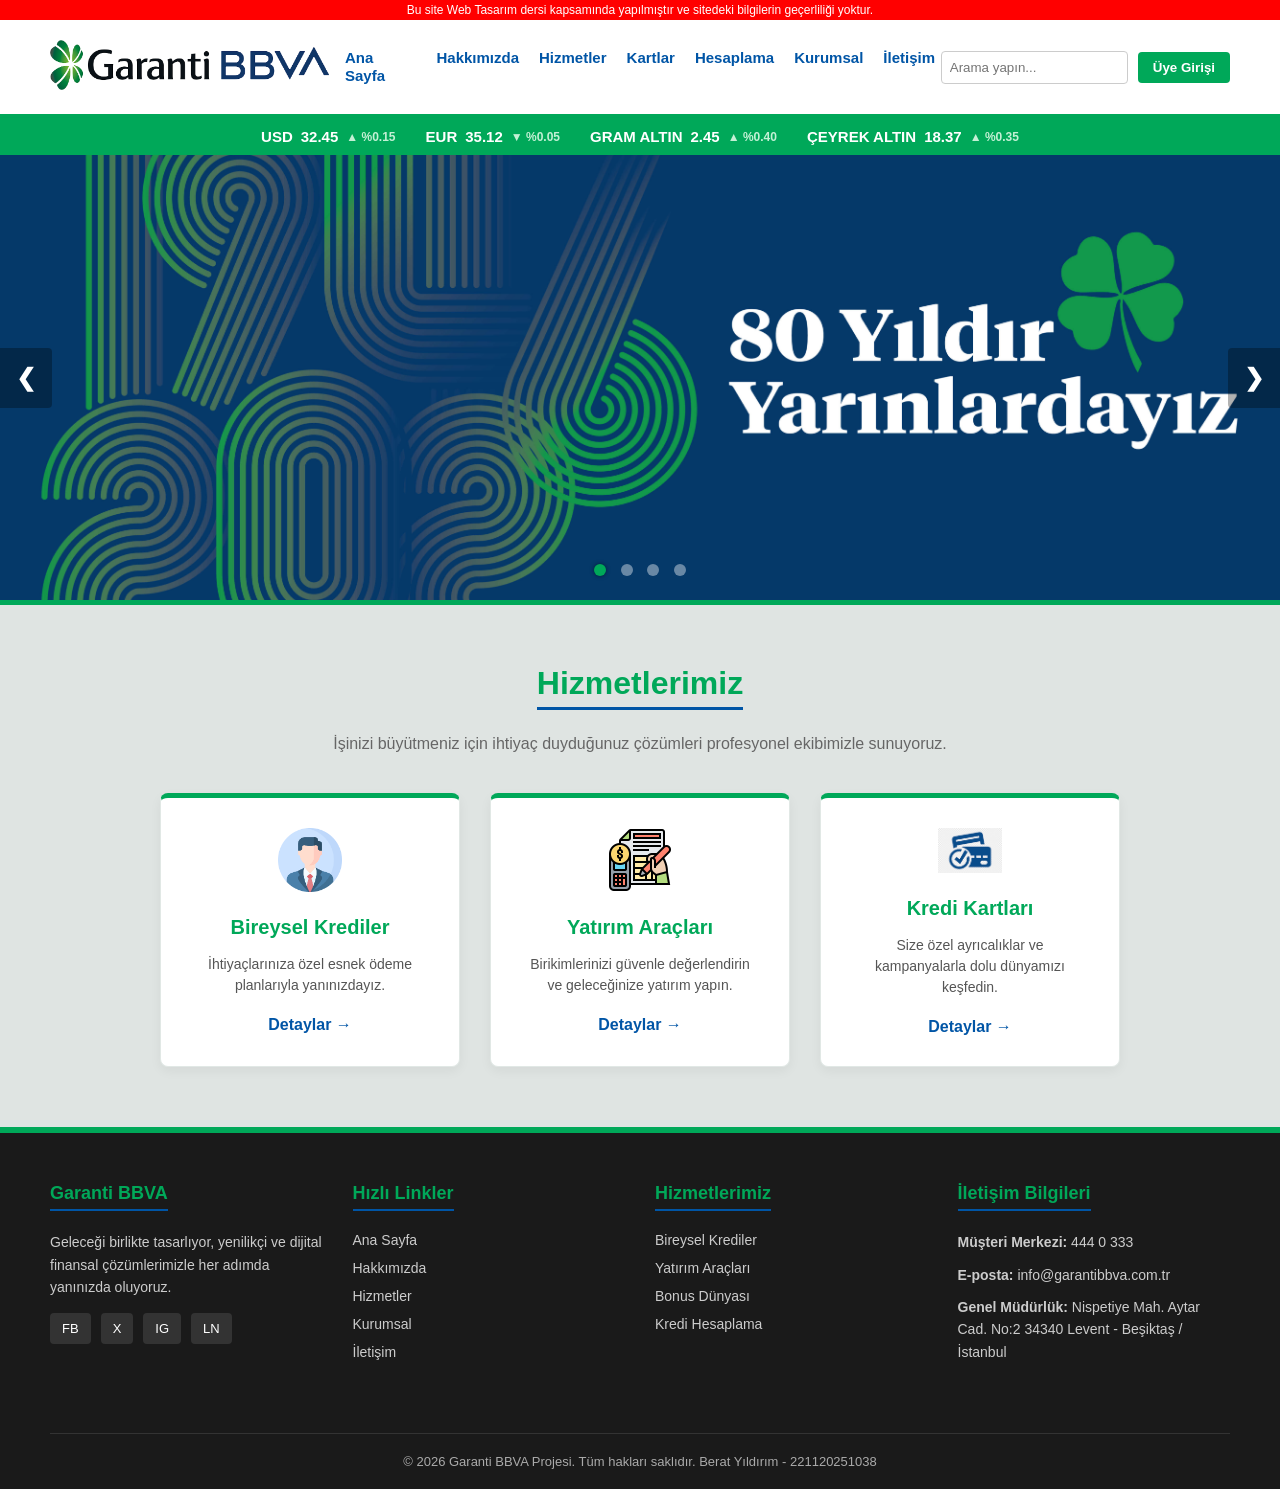
<file: index.html>
<!DOCTYPE html>
<html lang="tr">
<head>
    <meta charset="UTF-8">
    <meta name="viewport" content="width=device-width, initial-scale=1.0">
    <title>Garanti BBVA - Geleceği Birlikte Tasarlıyoruz</title>
    <link rel="stylesheet" href="css/style.css">
</head>
<body>

    <div class="ust-uyari">
        Bu site Web Tasarım dersi kapsamında yapılmıştır ve sitedeki bilgilerin geçerliliği yoktur.
    </div>

    <header class="site-header">
        <div class="logo-alani">
            <a href="index.html"><img src="images/logo.png" alt="Garanti BBVA Logo"></a>
        </div>
        <nav class="ana-menu" aria-label="Ana Menü">
            <ul>
                <li><a href="index.html">Ana Sayfa</a></li>
                <li><a href="hakkimizda.html">Hakkımızda</a></li>
                <li><a href="hizmetler.html">Hizmetler</a></li>
                <li><a href="kartlar.html">Kartlar</a></li>
                <li><a href="hesaplama.html">Hesaplama</a></li>
                <li><a href="kurumsal.html">Kurumsal</a></li>
                <li><a href="iletisim.html">İletişim</a></li>
            </ul>
        </nav>
        <div class="header-sag">
            <input type="text" id="arama-cubugu" placeholder="Arama yapın..." aria-label="Site içinde arama yap">
            <button class="btn-uye-girisi" id="btn-uye-girisi" onclick="uyeGirisiDurumuKontrol()">Üye Girişi</button>
        </div>
    </header>

    <main>
        <div class="doviz-seridi">
            <div class="doviz-deger" id="doviz-usd">
                <span>USD</span> 
                <span id="fiyat-usd">-</span> 
                <span class="doviz-oran" id="oran-usd">-</span>
            </div>
            <div class="doviz-deger" id="doviz-eur">
                <span>EUR</span> 
                <span id="fiyat-eur">-</span> 
                <span class="doviz-oran" id="oran-eur">-</span>
            </div>
            <div class="doviz-deger" id="doviz-gram">
                <span>GRAM ALTIN</span> 
                <span id="fiyat-gram">-</span> 
                <span class="doviz-oran" id="oran-gram">-</span>
            </div>
            <div class="doviz-deger" id="doviz-ceyrek">
                <span>ÇEYREK ALTIN</span> 
                <span id="fiyat-ceyrek">-</span> 
                <span class="doviz-oran" id="oran-ceyrek">-</span>
            </div>
        </div>

        <section class="slider-konteyner">
            
            <div class="slayt slayt-aktif">
                <img src="images/80_yildir_yarinlardayiz_sergisi_2560x1071.jpg" alt="80 Yıldır Yarınlardayız">
            </div>

            <div class="slayt css-pankart" style="position: relative;">
                <img src="images/emekliler.png" alt="Emeklilere Özel Promosyon" style="position: absolute; top: 0; left: 0; width: 100%; height: 100%; object-fit: cover; z-index: 0;">
                <div style="position: absolute; top: 0; left: 0; width: 100%; height: 100%; background-color: rgba(0, 34, 68, 0.4); z-index: 1;"></div>
                <div class="pankart-icerik" style="position: relative; z-index: 2;">
                    <h2>Emeklilerimize Özel Promosyon!</h2>
                    <p>Maaşını Garanti BBVA'ya taşıyan emeklilerimize anında 15.000 TL'ye varan nakit promosyon fırsatı.</p>
                    <a href="hizmetler.html" class="btn-daha-fazla">Detaylı Bilgi</a>
                </div>
            </div>

            <div class="slayt css-pankart" style="position: relative;">
                <img src="images/yeni-musteri.png" alt="Yeni Müşterilere Özel Fırsatlar" style="position: absolute; top: 0; left: 0; width: 100%; height: 100%; object-fit: cover; z-index: 0;">
                <div style="position: absolute; top: 0; left: 0; width: 100%; height: 100%; background-color: rgba(0, 168, 89, 0.4); z-index: 1;"></div>
                <div class="pankart-icerik" style="position: relative; z-index: 2;">
                    <h2>Yeni Müşterilere Müjde!</h2>
                    <p>Garanti BBVA Mobil'den müşteri olun, anında 20.000 TL'ye varan faizsiz taksitli nakit avans ayrıcalığını kaçırmayın.</p>
                    <a href="hesaplama.html" class="btn-daha-fazla">Hemen Başvur</a>
                </div>
            </div>

            <div class="slayt css-pankart" style="position: relative;">
                <img src="images/hero-bg.jpeg" alt="Garanti BBVA Genel Müdürlük" style="position: absolute; top: 0; left: 0; width: 100%; height: 100%; object-fit: cover; z-index: 0;">
                <div style="position: absolute; top: 0; left: 0; width: 100%; height: 100%; background-color: rgba(0, 34, 68, 0.6); z-index: 1;"></div>
                <div class="pankart-icerik" style="position: relative; z-index: 2;">
                    <h2>Geleceğin Bankacılığı</h2>
                    <p>Güçlü altyapımız, yenilikçi vizyonumuz ve uzman kadromuzla Türkiye'nin her yerinde yanınızdayız.</p>
                    <a href="kurumsal.html" class="btn-daha-fazla">Kurumsal Değerlerimiz</a>
                </div>
            </div>

            <button class="slider-ok ok-sol" onclick="slaytDegistir(-1)">&#10094;</button>
            <button class="slider-ok ok-sag" onclick="slaytDegistir(1)">&#10095;</button>

            <div class="slider-noktalar">
                <span class="nokta nokta-aktif" onclick="slaytaGit(0)"></span>
                <span class="nokta" onclick="slaytaGit(1)"></span>
                <span class="nokta" onclick="slaytaGit(2)"></span>
                <span class="nokta" onclick="slaytaGit(3)"></span>
            </div>
        </section>

        <section class="ana-icerik">
            <h2 class="bolum-baslik">Hizmetlerimiz</h2>
            <p class="bolum-aciklama">İşinizi büyütmeniz için ihtiyaç duyduğunuz çözümleri profesyonel ekibimizle sunuyoruz.</p>
            
            <div class="hizmet-kartlari">
                <article class="kart">
                    <img src="images/hizmet-1.png" alt="Bireysel Krediler" class="hizmet-ikon">
                    <h3>Bireysel Krediler</h3>
                    <p>İhtiyaçlarınıza özel esnek ödeme planlarıyla yanınızdayız.</p>
                    <a href="hizmetler.html" class="detay-link">Detaylar &rarr;</a>
                </article>

                <article class="kart">
                    <img src="images/hizmet-2.png" alt="Yatırım Araçları" class="hizmet-ikon">
                    <h3>Yatırım Araçları</h3>
                    <p>Birikimlerinizi güvenle değerlendirin ve geleceğinize yatırım yapın.</p>
                    <a href="hizmetler.html" class="detay-link">Detaylar &rarr;</a>
                </article>

                <article class="kart">
                    <img src="images/hizmet-3.png" alt="Kredi Kartları" class="hizmet-ikon">
                    <h3>Kredi Kartları</h3>
                    <p>Size özel ayrıcalıklar ve kampanyalarla dolu dünyamızı keşfedin.</p>
                    <a href="kartlar.html" class="detay-link">Detaylar &rarr;</a>
                </article>
            </div>
        </section>
    </main>

    <footer class="site-footer">
        <div class="footer-konteyner">
            <div class="footer-sutun">
                <h3>Garanti BBVA</h3>
                <p>Geleceği birlikte tasarlıyor, yenilikçi ve dijital finansal çözümlerimizle her adımda yanınızda oluyoruz.</p>
                <div class="sosyal-medya">
                    <a href="#">FB</a>
                    <a href="#">X</a>
                    <a href="#">IG</a>
                    <a href="#">LN</a>
                </div>
            </div>

            <div class="footer-sutun">
                <h3>Hızlı Linkler</h3>
                <ul>
                    <li><a href="index.html">Ana Sayfa</a></li>
                    <li><a href="hakkimizda.html">Hakkımızda</a></li>
                    <li><a href="hizmetler.html">Hizmetler</a></li>
                    <li><a href="kurumsal.html">Kurumsal</a></li>
                    <li><a href="iletisim.html">İletişim</a></li>
                </ul>
            </div>

            <div class="footer-sutun">
                <h3>Hizmetlerimiz</h3>
                <ul>
                    <li><a href="hizmetler.html">Bireysel Krediler</a></li>
                    <li><a href="hizmetler.html">Yatırım Araçları</a></li>
                    <li><a href="kartlar.html">Bonus Dünyası</a></li>
                    <li><a href="hesaplama.html">Kredi Hesaplama</a></li>
                </ul>
            </div>

            <div class="footer-sutun">
                <h3>İletişim Bilgileri</h3>
                <p><strong>Müşteri Merkezi:</strong> 444 0 333</p>
                <p><strong>E-posta:</strong> info@garantibbva.com.tr</p>
                <p><strong>Genel Müdürlük:</strong> Nispetiye Mah. Aytar Cad. No:2 34340 Levent - Beşiktaş / İstanbul</p>
            </div>
        </div>

        <div class="footer-alt">
            <p>&copy; 2026 Garanti BBVA Projesi. Tüm hakları saklıdır. Berat Yıldırım - 221120251038</p>
        </div>
    </footer>

    <script src="js/script.js"></script>
</body>
</html>
</file>
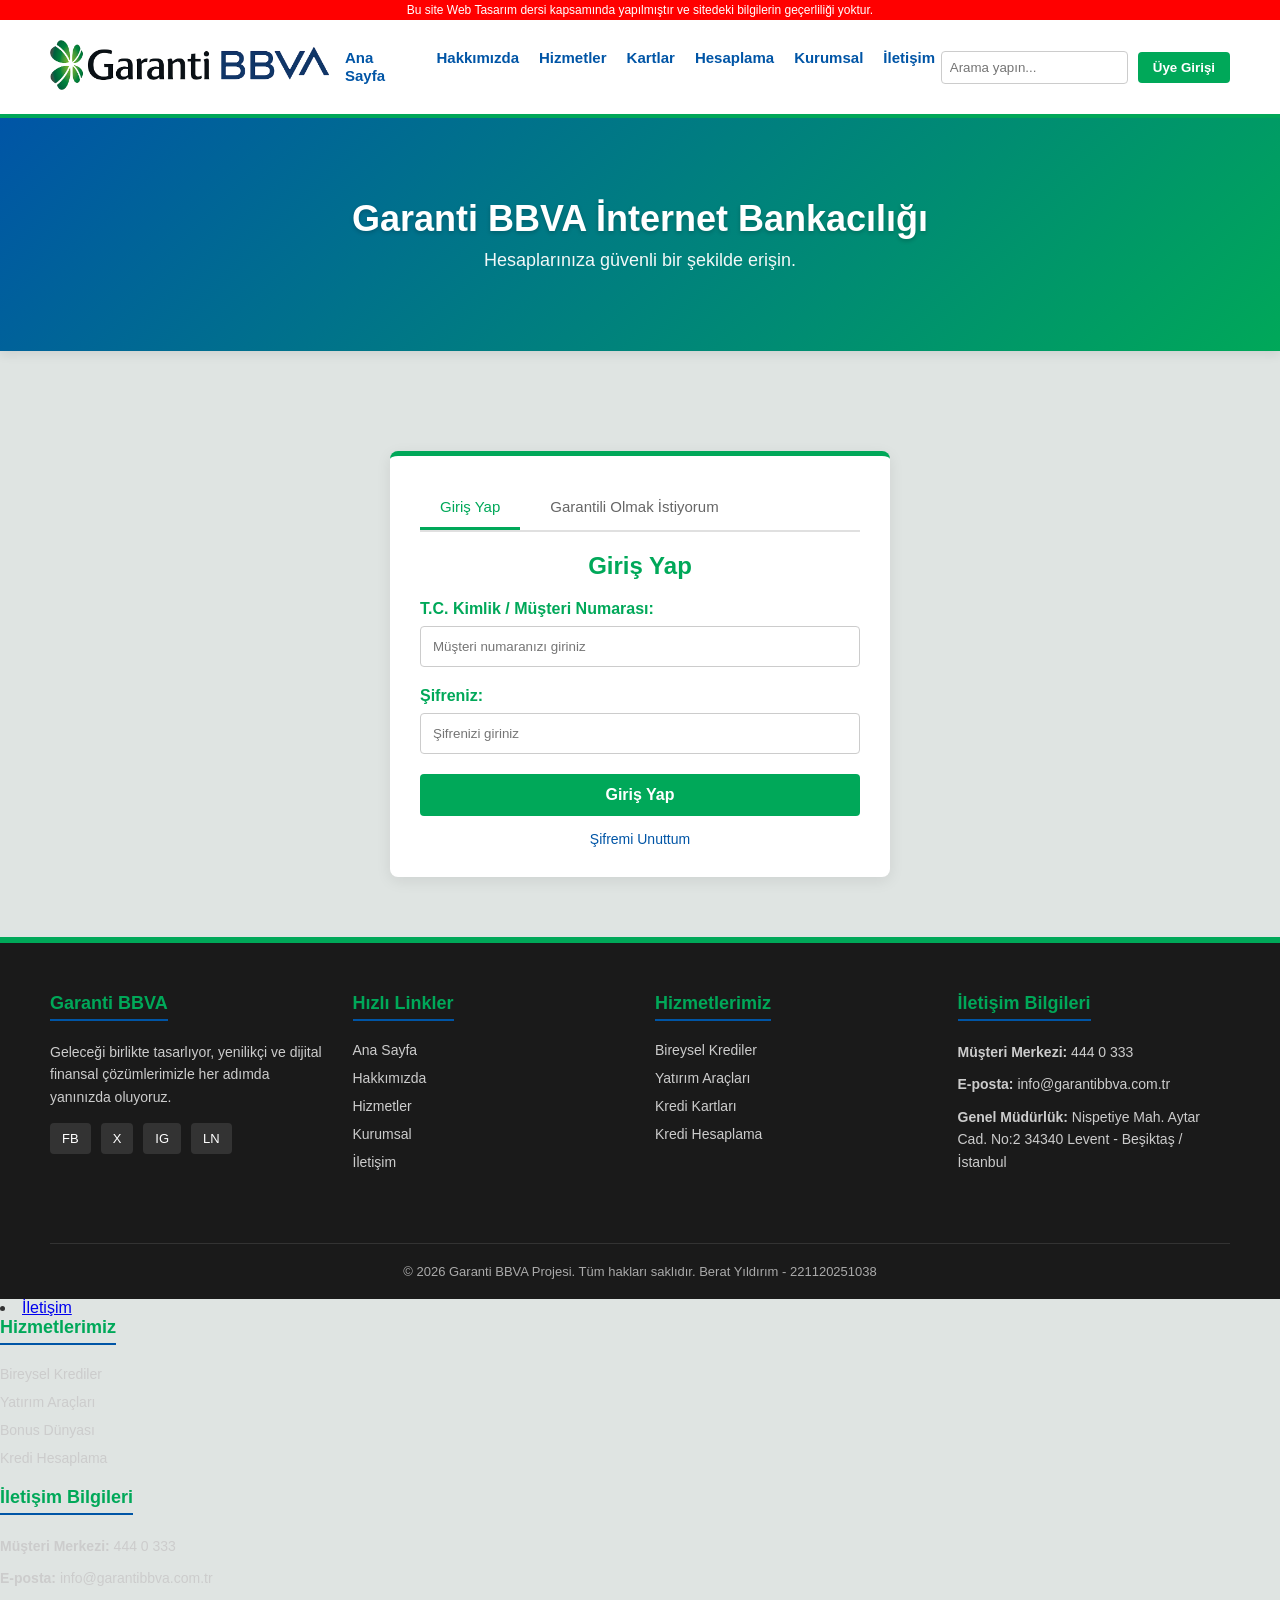
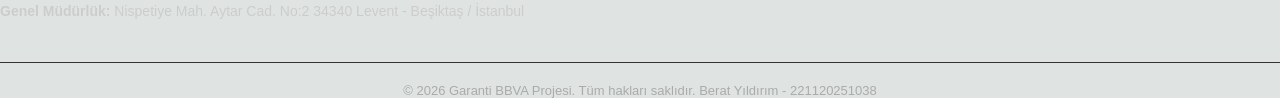
<file: giris.html>
<!DOCTYPE html>
<html lang="tr">
<head>
    <meta charset="UTF-8">
    <meta name="viewport" content="width=device-width, initial-scale=1.0">
    <title>Üye Girişi - Garanti BBVA</title>
    <link rel="stylesheet" href="css/style.css">
    <style>
        .sekmeler {
            display: flex;
            gap: 10px;
            margin-bottom: 20px;
            border-bottom: 2px solid #e0e0e0;
        }
        
        .sekme-buton {
            padding: 12px 20px;
            border: none;
            background: none;
            cursor: pointer;
            font-size: 15px;
            font-weight: 500;
            color: #666;
            border-bottom: 3px solid transparent;
            transition: all 0.3s;
        }
        
        .sekme-buton:hover {
            color: #00a859;
        }
        
        .sekme-buton.aktif {
            color: #00a859;
            border-bottom-color: #00a859;
        }
        
        .sekme-icerik {
            display: none;
        }
        
        .sekme-icerik.aktif {
            display: block;
        }
        
        .giris-alt-linkler {
            display: flex;
            justify-content: center;
            gap: 30px;
            margin-top: 15px;
            font-size: 14px;
        }
        
        .giris-alt-linkler a {
            color: #0055a6;
            text-decoration: none;
        }
        
        .giris-alt-linkler a:hover {
            text-decoration: underline;
        }
    </style>
</head>
<body>

    <div class="ust-uyari">
        Bu site Web Tasarım dersi kapsamında yapılmıştır ve sitedeki bilgilerin geçerliliği yoktur.
    </div>

    <header class="site-header">
        <div class="logo-alani">
            <a href="index.html"><img src="images/logo.png" alt="Garanti BBVA Logo"></a>
        </div>
        <nav class="ana-menu" aria-label="Ana Menü">
            <ul>
                <li><a href="index.html">Ana Sayfa</a></li>
                <li><a href="hakkimizda.html">Hakkımızda</a></li>
                <li><a href="hizmetler.html">Hizmetler</a></li>
                <li><a href="kartlar.html">Kartlar</a></li>
                <li><a href="hesaplama.html">Hesaplama</a></li>
                <li><a href="kurumsal.html">Kurumsal</a></li>
                <li><a href="iletisim.html">İletişim</a></li>
            </ul>
        </nav>
        <div class="header-sag">
            <input type="text" id="arama-cubugu" placeholder="Arama yapın..." aria-label="Site içinde arama yap">
            <button class="btn-uye-girisi" onclick="uyeGirisiDurumuKontrol()">Üye Girişi</button>
        </div>
    </header>

    <section class="alt-sayfa-hero">
        <h1>Garanti BBVA İnternet Bankacılığı</h1>
        <p>Hesaplarınıza güvenli bir şekilde erişin.</p>
    </section>

    <section class="ana-icerik">
        <div class="form-alani" style="max-width: 500px;"> 
            
            <div class="sekmeler">
                <button class="sekme-buton aktif" onclick="sekmeDegistir(event, 'giris-sekme')">Giriş Yap</button>
                <button class="sekme-buton" onclick="sekmeDegistir(event, 'kayit-sekme')">Garantili Olmak İstiyorum</button>
            </div>
            
            <div id="giris-sekme" class="sekme-icerik aktif">
                <h2 style="text-align: center; color: #00a859; margin-bottom: 20px;">Giriş Yap</h2>
                
                <form id="girisFormu">
                    <div class="form-grubu">
                        <label for="tcNo">T.C. Kimlik / Müşteri Numarası:</label>
                        <input type="text" id="tcNo" placeholder="Müşteri numaranızı giriniz" maxlength="11">
                    </div>
                    
                    <div class="form-grubu">
                        <label for="sifre">Şifreniz:</label>
                        <input type="password" id="sifre" placeholder="Şifrenizi giriniz">
                    </div>
                    
                    <button type="submit" class="btn-gonder">Giriş Yap</button>
                    
                    <div class="giris-alt-linkler">
                        <a href="#">Şifremi Unuttum</a>
                    </div>
                </form>
                <div id="girisUyarisi" class="uyari-mesaji"></div>
            </div>
            
            <div id="kayit-sekme" class="sekme-icerik">
                <h2 style="text-align: center; color: #00a859; margin-bottom: 20px;">Garanti Üyesi Olun</h2>
                
                <form id="kayitFormu">
                    <div class="form-grubu">
                        <label for="kayitTCNo">T.C. Kimlik Numarası:</label>
                        <input type="text" id="kayitTCNo" placeholder="11 haneli TC kimlik numarası" maxlength="11">
                    </div>
                    
                    <div class="form-grubu">
                        <label for="kayitAdSoyad">Ad Soyad:</label>
                        <input type="text" id="kayitAdSoyad" placeholder="Adınız ve soyadınız">
                    </div>
                    
                    <div class="form-grubu">
                        <label for="kayitEmail">E-posta Adresi:</label>
                        <input type="email" id="kayitEmail" placeholder="Geçerli bir e-posta giriniz">
                    </div>
                    
                    <div class="form-grubu">
                        <label for="kayitTelefon">Telefon Numarası:</label>
                        <input type="tel" id="kayitTelefon" placeholder="0 (5XX) XXX XX XX" maxlength="15">
                    </div>
                    
                    <div class="form-grubu">
                        <label for="kayitSifre">Şifre Belirleyin:</label>
                        <input type="password" id="kayitSifre" placeholder="En az 6 karakter">
                    </div>
                    
                    <div class="form-grubu">
                        <label for="kayitSifreOnay">Şifreyi Onayla:</label>
                        <input type="password" id="kayitSifreOnay" placeholder="Şifreyi tekrar giriniz">
                    </div>
                    
                    <button type="submit" class="btn-gonder">Üye Ol</button>
                </form>
                <div id="kayitUyarisi" class="uyari-mesaji"></div>
            </div>
            
        </div>
    </section>

    <footer class="site-footer">
        <div class="footer-konteyner">
            <div class="footer-sutun">
                <h3>Garanti BBVA</h3>
                <p>Geleceği birlikte tasarlıyor, yenilikçi ve dijital finansal çözümlerimizle her adımda yanınızda oluyoruz.</p>
                <div class="sosyal-medya">
                    <a href="#">FB</a>
                    <a href="#">X</a>
                    <a href="#">IG</a>
                    <a href="#">LN</a>
                </div>
            </div>
            <div class="footer-sutun">
                <h3>Hızlı Linkler</h3>
                <ul>
                    <li><a href="index.html">Ana Sayfa</a></li>
                    <li><a href="hakkimizda.html">Hakkımızda</a></li>
                    <li><a href="hizmetler.html">Hizmetler</a></li>
                    <li><a href="kurumsal.html">Kurumsal</a></li>
                    <li><a href="iletisim.html">İletişim</a></li>
                </ul>
            </div>
            <div class="footer-sutun">
                <h3>Hizmetlerimiz</h3>
                <ul>
                    <li><a href="hizmetler.html">Bireysel Krediler</a></li>
                    <li><a href="hizmetler.html">Yatırım Araçları</a></li>
                    <li><a href="kartlar.html">Kredi Kartları</a></li>
                    <li><a href="hesaplama.html">Kredi Hesaplama</a></li>
                </ul>
            </div>
            <div class="footer-sutun">
                <h3>İletişim Bilgileri</h3>
                <p><strong>Müşteri Merkezi:</strong> 444 0 333</p>
                <p><strong>E-posta:</strong> info@garantibbva.com.tr</p>
                <p><strong>Genel Müdürlük:</strong> Nispetiye Mah. Aytar Cad. No:2 34340 Levent - Beşiktaş / İstanbul</p>
            </div>
        </div>
        <div class="footer-alt">
            <p>&copy; 2026 Garanti BBVA Projesi. Tüm hakları saklıdır. Berat Yıldırım - 221120251038</p>
        </div>
    </footer>

    <script src="js/script.js"></script>
</body>
</html>
                    <li><a href="iletisim.html">İletişim</a></li>
                </ul>
            </div>
            <div class="footer-sutun">
                <h3>Hizmetlerimiz</h3>
                <ul>
                    <li><a href="hizmetler.html">Bireysel Krediler</a></li>
                    <li><a href="hizmetler.html">Yatırım Araçları</a></li>
                    <li><a href="kartlar.html">Bonus Dünyası</a></li>
                    <li><a href="hesaplama.html">Kredi Hesaplama</a></li>
                </ul>
            </div>
            <div class="footer-sutun">
                <h3>İletişim Bilgileri</h3>
                <p><strong>Müşteri Merkezi:</strong> 444 0 333</p>
                <p><strong>E-posta:</strong> info@garantibbva.com.tr</p>
                <p><strong>Genel Müdürlük:</strong> Nispetiye Mah. Aytar Cad. No:2 34340 Levent - Beşiktaş / İstanbul</p>
            </div>
        </div>
        <div class="footer-alt">
            <p>&copy; 2026 Garanti BBVA Projesi. Tüm hakları saklıdır. Berat Yıldırım - 221120251038</p>
        </div>
    </footer>

    <script src="js/script.js"></script>
</body>
</html>
</file>
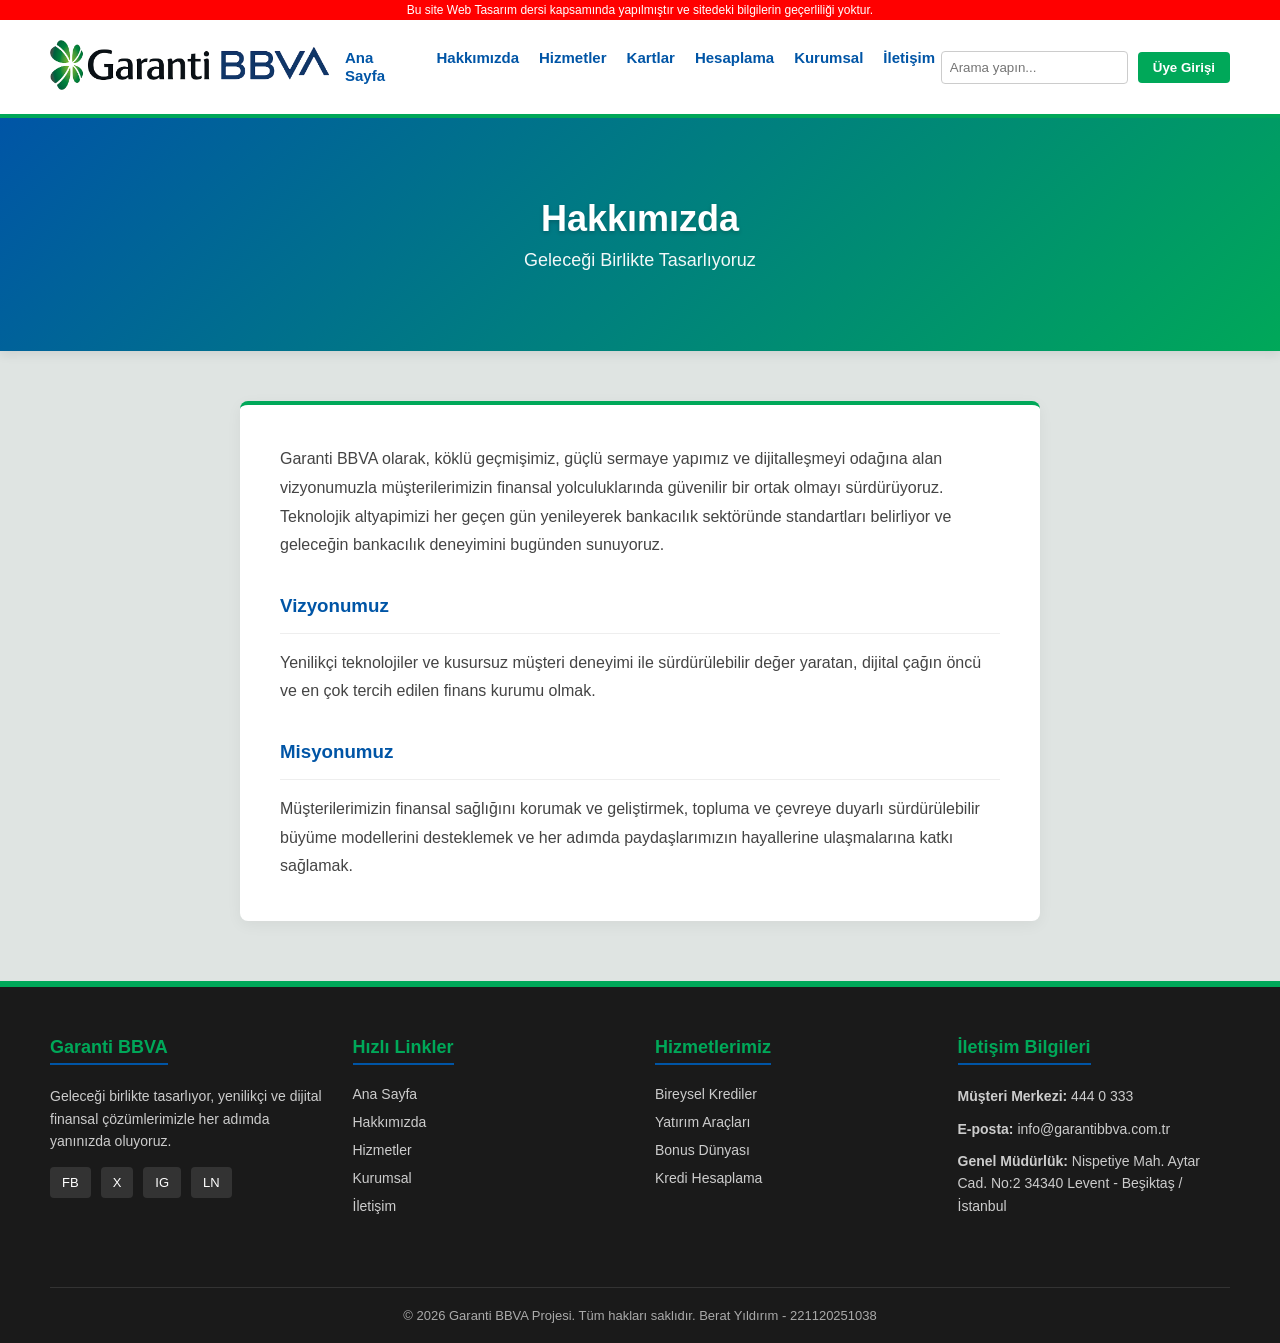
<file: hakkimizda.html>
<!DOCTYPE html>
<html lang="tr">
<head>
    <meta charset="UTF-8">
    <meta name="viewport" content="width=device-width, initial-scale=1.0">
    <title>Hakkımızda - Garanti BBVA</title>
    <link rel="stylesheet" href="css/style.css">
</head>
<body>

    <div class="ust-uyari">
        Bu site Web Tasarım dersi kapsamında yapılmıştır ve sitedeki bilgilerin geçerliliği yoktur.
    </div>

    <header class="site-header">
        <div class="logo-alani">
            <a href="index.html"><img src="images/logo.png" alt="Garanti BBVA Logo"></a>
        </div>
        <nav class="ana-menu" aria-label="Ana Menü">
            <ul>
                <li><a href="index.html">Ana Sayfa</a></li>
                <li><a href="hakkimizda.html">Hakkımızda</a></li>
                <li><a href="hizmetler.html">Hizmetler</a></li>
                <li><a href="kartlar.html">Kartlar</a></li>
                <li><a href="hesaplama.html">Hesaplama</a></li>
                <li><a href="kurumsal.html">Kurumsal</a></li>
                <li><a href="iletisim.html">İletişim</a></li>
            </ul>
        </nav>
        <div class="header-sag">
            <input type="text" id="arama-cubugu" placeholder="Arama yapın..." aria-label="Site içinde arama yap">
            <button class="btn-uye-girisi" onclick="uyeGirisiDurumuKontrol()">Üye Girişi</button>
        </div>
    </header>

    <section class="alt-sayfa-hero">
        <h1>Hakkımızda</h1>
        <p>Geleceği Birlikte Tasarlıyoruz</p>
    </section>

    <section class="ana-icerik" style="padding-top: 10px;">
        <div class="metin-kutusu">
            <p>Garanti BBVA olarak, köklü geçmişimiz, güçlü sermaye yapımız ve dijitalleşmeyi odağına alan vizyonumuzla müşterilerimizin finansal yolculuklarında güvenilir bir ortak olmayı sürdürüyoruz. Teknolojik altyapimizi her geçen gün yenileyerek bankacılık sektöründe standartları belirliyor ve geleceğin bankacılık deneyimini bugünden sunuyoruz.</p>
            <br>
            <h3>Vizyonumuz</h3>
            <p>Yenilikçi teknolojiler ve kusursuz müşteri deneyimi ile sürdürülebilir değer yaratan, dijital çağın öncü ve en çok tercih edilen finans kurumu olmak.</p>
            <br>
            <h3>Misyonumuz</h3>
            <p>Müşterilerimizin finansal sağlığını korumak ve geliştirmek, topluma ve çevreye duyarlı sürdürülebilir büyüme modellerini desteklemek ve her adımda paydaşlarımızın hayallerine ulaşmalarına katkı sağlamak.</p>
        </div>
    </section>

    <footer class="site-footer">
        <div class="footer-konteyner">
            <div class="footer-sutun">
                <h3>Garanti BBVA</h3>
                <p>Geleceği birlikte tasarlıyor, yenilikçi ve dijital finansal çözümlerimizle her adımda yanınızda oluyoruz.</p>
                <div class="sosyal-medya">
                    <a href="#">FB</a>
                    <a href="#">X</a>
                    <a href="#">IG</a>
                    <a href="#">LN</a>
                </div>
            </div>

            <div class="footer-sutun">
                <h3>Hızlı Linkler</h3>
                <ul>
                    <li><a href="index.html">Ana Sayfa</a></li>
                    <li><a href="hakkimizda.html">Hakkımızda</a></li>
                    <li><a href="hizmetler.html">Hizmetler</a></li>
                    <li><a href="kurumsal.html">Kurumsal</a></li>
                    <li><a href="iletisim.html">İletişim</a></li>
                </ul>
            </div>

            <div class="footer-sutun">
                <h3>Hizmetlerimiz</h3>
                <ul>
                    <li><a href="hizmetler.html">Bireysel Krediler</a></li>
                    <li><a href="hizmetler.html">Yatırım Araçları</a></li>
                    <li><a href="kartlar.html">Bonus Dünyası</a></li>
                    <li><a href="hesaplama.html">Kredi Hesaplama</a></li>
                </ul>
            </div>

            <div class="footer-sutun">
                <h3>İletişim Bilgileri</h3>
                <p><strong>Müşteri Merkezi:</strong> 444 0 333</p>
                <p><strong>E-posta:</strong> info@garantibbva.com.tr</p>
                <p><strong>Genel Müdürlük:</strong> Nispetiye Mah. Aytar Cad. No:2 34340 Levent - Beşiktaş / İstanbul</p>
            </div>
        </div>

        <div class="footer-alt">
            <p>&copy; 2026 Garanti BBVA Projesi. Tüm hakları saklıdır. Berat Yıldırım - 221120251038</p>
        </div>
    </footer>
    
    <script src="js/script.js"></script>
</body>
</html>
</file>
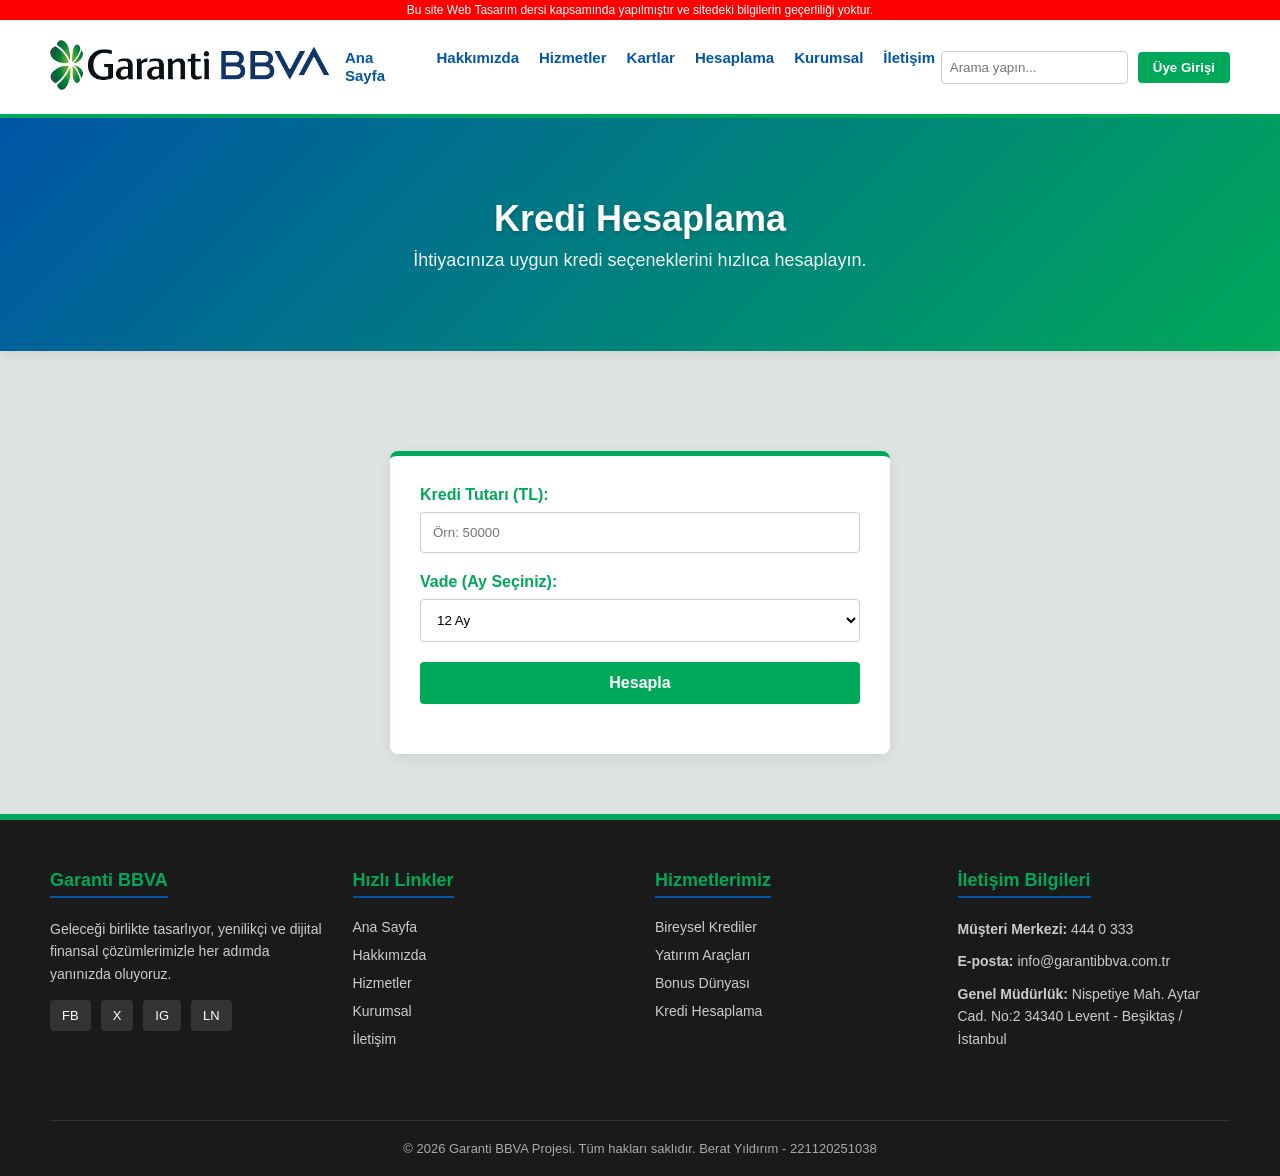
<file: hesaplama.html>
<!DOCTYPE html>
<html lang="tr">
<head>
    <meta charset="UTF-8">
    <title>Kredi Hesaplama - Garanti BBVA</title>
    <link rel="stylesheet" href="css/style.css">
    <meta name="viewport" content="width=device-width, initial-scale=1.0">
</head>
<body>
    <div class="ust-uyari">Bu site Web Tasarım dersi kapsamında yapılmıştır ve sitedeki bilgilerin geçerliliği yoktur.</div>
    
    <header class="site-header">
        <div class="logo-alani">
            <a href="index.html"><img src="images/logo.png" alt="Garanti BBVA Logo"></a>
        </div>
        <nav class="ana-menu" aria-label="Ana Menü">
            <ul>
                <li><a href="index.html">Ana Sayfa</a></li>
                <li><a href="hakkimizda.html">Hakkımızda</a></li>
                <li><a href="hizmetler.html">Hizmetler</a></li>
                <li><a href="kartlar.html">Kartlar</a></li>
                <li><a href="hesaplama.html">Hesaplama</a></li>
                <li><a href="kurumsal.html">Kurumsal</a></li>
                <li><a href="iletisim.html">İletişim</a></li>
            </ul>
        </nav>
        <div class="header-sag">
            <input type="text" id="arama-cubugu" placeholder="Arama yapın..." aria-label="Site içinde arama yap">
            <button class="btn-uye-girisi" onclick="uyeGirisiDurumuKontrol()">Üye Girişi</button>
        </div>
    </header>

    <section class="alt-sayfa-hero">
        <h1>Kredi Hesaplama</h1>
        <p>İhtiyacınıza uygun kredi seçeneklerini hızlıca hesaplayın.</p>
    </section>

    <section class="ana-icerik">
        <div class="form-alani">
            <div class="form-grubu">
                <label for="tutar">Kredi Tutarı (TL):</label>
                <input type="number" id="tutar" placeholder="Örn: 50000">
            </div>
            
            <div class="form-grubu">
                <label for="vade">Vade (Ay Seçiniz):</label>
                <select id="vade">
                    <option value="12">12 Ay</option>
                    <option value="24">24 Ay</option>
                    <option value="36">36 Ay</option>
                    <option value="48">48 Ay</option>
                </select>
            </div>

            <button class="btn-gonder" onclick="hesapla()">Hesapla</button>
            <h3 id="sonuc" style="margin-top:20px; color:#00a859; font-size: 22px;"></h3>
            <p id="toplamOdeme" style="margin-top:10px; color:#555; font-size: 16px; font-weight: bold;"></p>
        </div>
    </section>

    <footer class="site-footer">
        <div class="footer-konteyner">
            <div class="footer-sutun">
                <h3>Garanti BBVA</h3>
                <p>Geleceği birlikte tasarlıyor, yenilikçi ve dijital finansal çözümlerimizle her adımda yanınızda oluyoruz.</p>
                <div class="sosyal-medya">
                    <a href="#">FB</a>
                    <a href="#">X</a>
                    <a href="#">IG</a>
                    <a href="#">LN</a>
                </div>
            </div>
            <div class="footer-sutun">
                <h3>Hızlı Linkler</h3>
                <ul>
                    <li><a href="index.html">Ana Sayfa</a></li>
                    <li><a href="hakkimizda.html">Hakkımızda</a></li>
                    <li><a href="hizmetler.html">Hizmetler</a></li>
                    <li><a href="kurumsal.html">Kurumsal</a></li>
                    <li><a href="iletisim.html">İletişim</a></li>
                </ul>
            </div>
            <div class="footer-sutun">
                <h3>Hizmetlerimiz</h3>
                <ul>
                    <li><a href="hizmetler.html">Bireysel Krediler</a></li>
                    <li><a href="hizmetler.html">Yatırım Araçları</a></li>
                    <li><a href="kartlar.html">Bonus Dünyası</a></li>
                    <li><a href="hesaplama.html">Kredi Hesaplama</a></li>
                </ul>
            </div>
            <div class="footer-sutun">
                <h3>İletişim Bilgileri</h3>
                <p><strong>Müşteri Merkezi:</strong> 444 0 333</p>
                <p><strong>E-posta:</strong> info@garantibbva.com.tr</p>
                <p><strong>Genel Müdürlük:</strong> Nispetiye Mah. Aytar Cad. No:2 34340 Levent - Beşiktaş / İstanbul</p>
            </div>
        </div>
        <div class="footer-alt">
            <p>&copy; 2026 Garanti BBVA Projesi. Tüm hakları saklıdır. Berat Yıldırım - 221120251038</p>
        </div>
    </footer>

    <script src="js/script.js"></script>
</body>
</html>
</file>
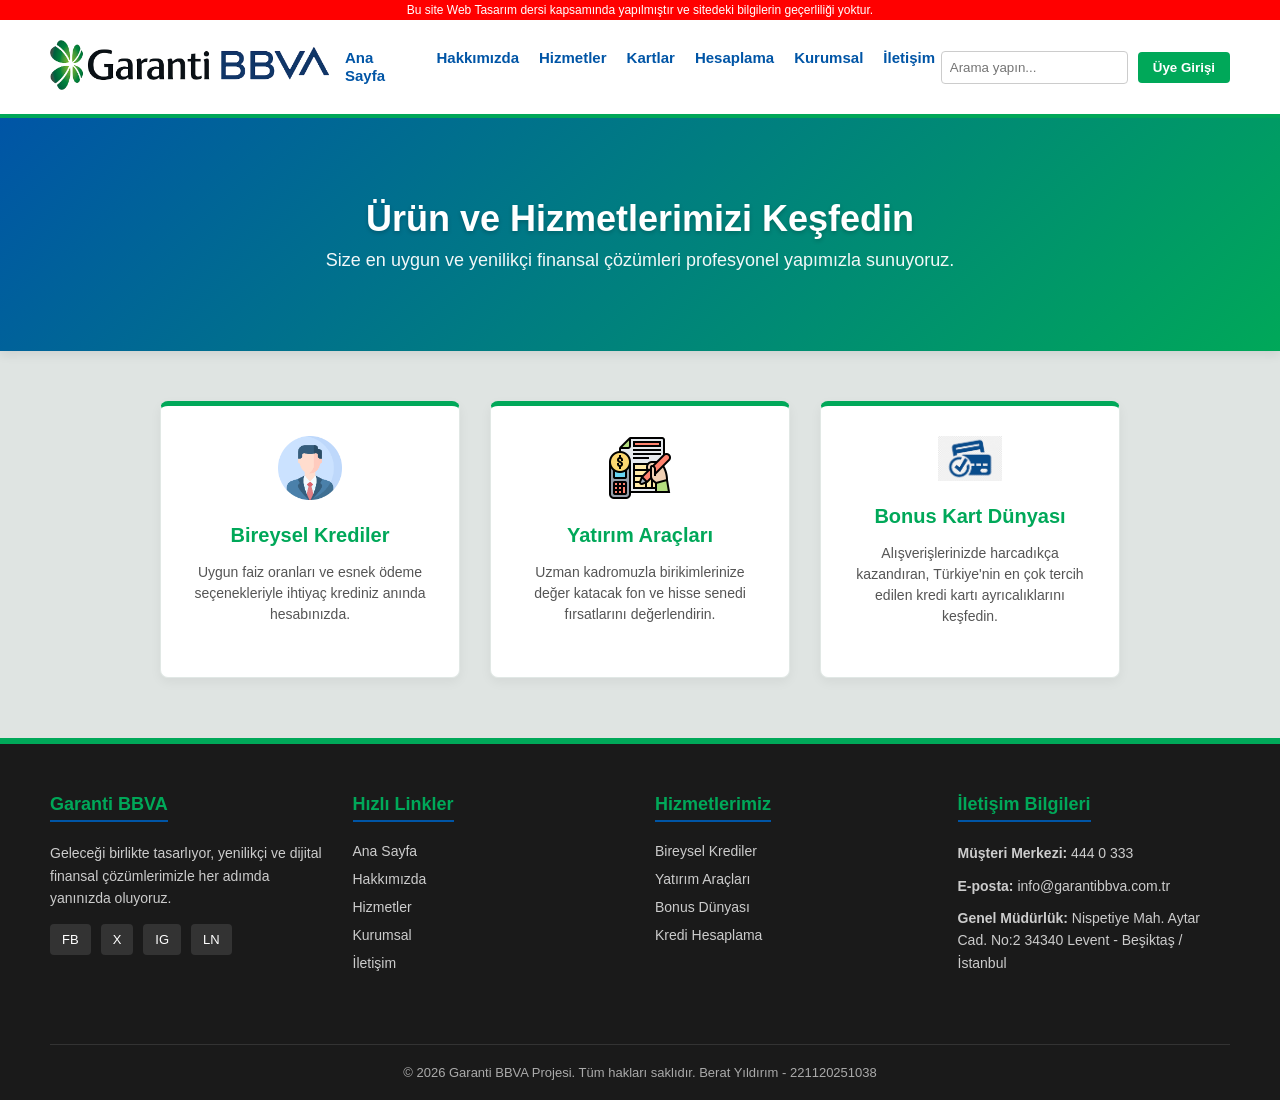
<file: hizmetler.html>
<!DOCTYPE html>
<html lang="tr">
<head>
    <meta charset="UTF-8">
    <meta name="viewport" content="width=device-width, initial-scale=1.0">
    <title>Ürünler ve Hizmetler - Garanti BBVA</title>
    <link rel="stylesheet" href="css/style.css">
</head>
<body>

    <div class="ust-uyari">
        Bu site Web Tasarım dersi kapsamında yapılmıştır ve sitedeki bilgilerin geçerliliği yoktur.
    </div>

    <header class="site-header">
        <div class="logo-alani">
            <a href="index.html"><img src="images/logo.png" alt="Garanti BBVA Logo"></a>
        </div>
        <nav class="ana-menu" aria-label="Ana Menü">
            <ul>
                <li><a href="index.html">Ana Sayfa</a></li>
                <li><a href="hakkimizda.html">Hakkımızda</a></li>
                <li><a href="hizmetler.html">Hizmetler</a></li>
                <li><a href="kartlar.html">Kartlar</a></li>
                <li><a href="hesaplama.html">Hesaplama</a></li>
                <li><a href="kurumsal.html">Kurumsal</a></li>
                <li><a href="iletisim.html">İletişim</a></li>
            </ul>
        </nav>
        <div class="header-sag">
            <input type="text" id="arama-cubugu" placeholder="Arama yapın..." aria-label="Site içinde arama yap">
            <button class="btn-uye-girisi" onclick="uyeGirisiDurumuKontrol()">Üye Girişi</button>
        </div>
    </header>

    <section class="alt-sayfa-hero">
        <h1>Ürün ve Hizmetlerimizi Keşfedin</h1>
        <p>Size en uygun ve yenilikçi finansal çözümleri profesyonel yapımızla sunuyoruz.</p>
    </section>

    <section class="ana-icerik" style="padding-top: 10px;">
        <div class="hizmet-kartlari">
            <div class="kart">
                <img src="images/hizmet-1.png" alt="Bireysel Krediler" class="hizmet-ikon">
                <h3>Bireysel Krediler</h3>
                <p>Uygun faiz oranları ve esnek ödeme seçenekleriyle ihtiyaç krediniz anında hesabınızda.</p>
            </div>

            <div class="kart">
                <img src="images/hizmet-2.png" alt="Yatırım Araçları" class="hizmet-ikon">
                <h3>Yatırım Araçları</h3>
                <p>Uzman kadromuzla birikimlerinize değer katacak fon ve hisse senedi fırsatlarını değerlendirin.</p>
            </div>

            <div class="kart">
                <img src="images/hizmet-3.png" alt="Kredi Kartları" class="hizmet-ikon">
                <h3>Bonus Kart Dünyası</h3>
                <p>Alışverişlerinizde harcadıkça kazandıran, Türkiye'nin en çok tercih edilen kredi kartı ayrıcalıklarını keşfedin.</p>
            </div>
        </div>
    </section>

    <footer class="site-footer">
        <div class="footer-konteyner">
            <div class="footer-sutun">
                <h3>Garanti BBVA</h3>
                <p>Geleceği birlikte tasarlıyor, yenilikçi ve dijital finansal çözümlerimizle her adımda yanınızda oluyoruz.</p>
                <div class="sosyal-medya">
                    <a href="#">FB</a>
                    <a href="#">X</a>
                    <a href="#">IG</a>
                    <a href="#">LN</a>
                </div>
            </div>
            <div class="footer-sutun">
                <h3>Hızlı Linkler</h3>
                <ul>
                    <li><a href="index.html">Ana Sayfa</a></li>
                    <li><a href="hakkimizda.html">Hakkımızda</a></li>
                    <li><a href="hizmetler.html">Hizmetler</a></li>
                    <li><a href="kurumsal.html">Kurumsal</a></li>
                    <li><a href="iletisim.html">İletişim</a></li>
                </ul>
            </div>
            <div class="footer-sutun">
                <h3>Hizmetlerimiz</h3>
                <ul>
                    <li><a href="hizmetler.html">Bireysel Krediler</a></li>
                    <li><a href="hizmetler.html">Yatırım Araçları</a></li>
                    <li><a href="kartlar.html">Bonus Dünyası</a></li>
                    <li><a href="hesaplama.html">Kredi Hesaplama</a></li>
                </ul>
            </div>
            <div class="footer-sutun">
                <h3>İletişim Bilgileri</h3>
                <p><strong>Müşteri Merkezi:</strong> 444 0 333</p>
                <p><strong>E-posta:</strong> info@garantibbva.com.tr</p>
                <p><strong>Genel Müdürlük:</strong> Nispetiye Mah. Aytar Cad. No:2 34340 Levent - Beşiktaş / İstanbul</p>
            </div>
        </div>
        <div class="footer-alt">
            <p>&copy; 2026 Garanti BBVA Projesi. Tüm hakları saklıdır. Berat Yıldırım - 221120251038</p>
        </div>
    </footer>

    <script src="js/script.js"></script>
</body>
</html>
</file>
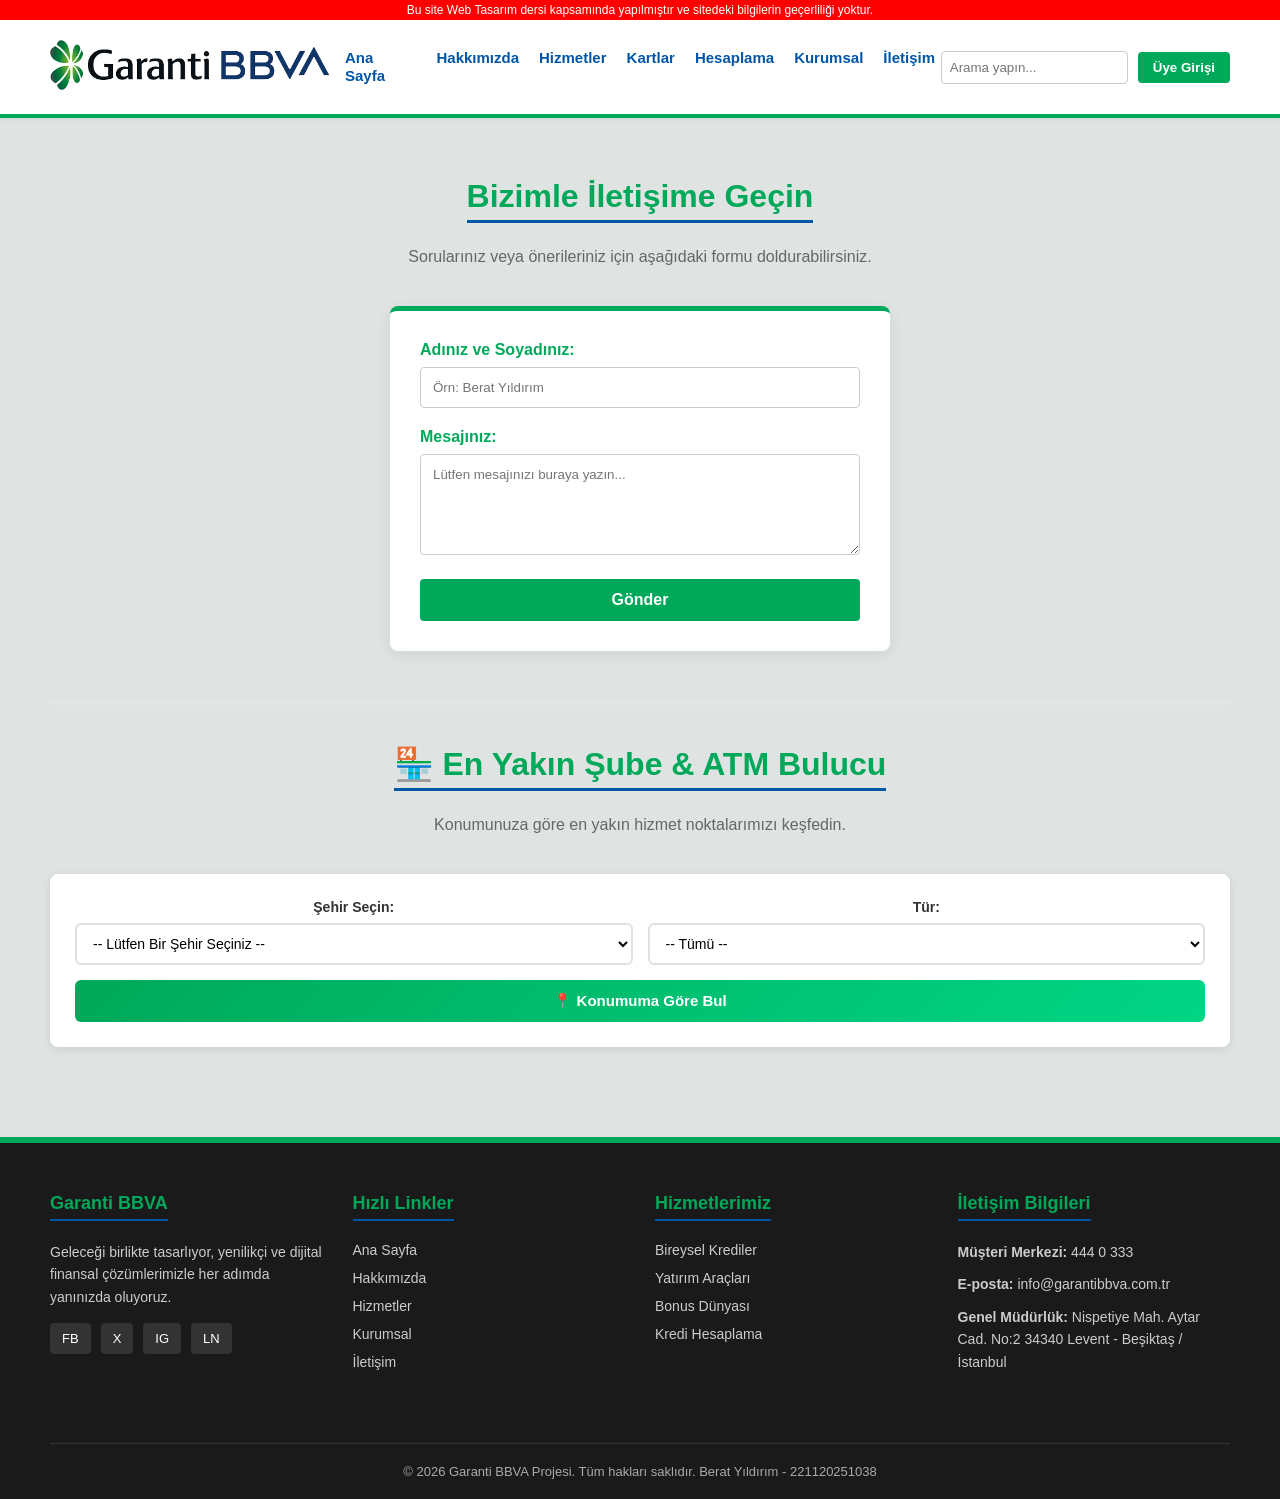
<file: iletisim.html>
<!DOCTYPE html>
<html lang="tr">
<head>
    <meta charset="UTF-8">
    <meta name="viewport" content="width=device-width, initial-scale=1.0">
    <title>İletişim - Garanti BBVA</title>
    <link rel="stylesheet" href="css/style.css">
</head>
<body>

    <div class="ust-uyari">
        Bu site Web Tasarım dersi kapsamında yapılmıştır ve sitedeki bilgilerin geçerliliği yoktur.
    </div>

    <header class="site-header">
        <div class="logo-alani">
            <a href="index.html"><img src="images/logo.png" alt="Garanti BBVA Logo"></a>
        </div>
        <nav class="ana-menu" aria-label="Ana Menü">
            <ul>
                <li><a href="index.html">Ana Sayfa</a></li>
                <li><a href="hakkimizda.html">Hakkımızda</a></li>
                <li><a href="hizmetler.html">Hizmetler</a></li>
                <li><a href="kartlar.html">Kartlar</a></li>
                <li><a href="hesaplama.html">Hesaplama</a></li>
                <li><a href="kurumsal.html">Kurumsal</a></li>
                <li><a href="iletisim.html">İletişim</a></li>
            </ul>
        </nav>
        <div class="header-sag">
            <input type="text" id="arama-cubugu" placeholder="Arama yapın..." aria-label="Site içinde arama yap">
            <button class="btn-uye-girisi" onclick="uyeGirisiDurumuKontrol()">Üye Girişi</button>
        </div>
    </header>

    <section class="ana-icerik">
        <h2 class="bolum-baslik">Bizimle İletişime Geçin</h2>
        <p class="bolum-aciklama">Sorularınız veya önerileriniz için aşağıdaki formu doldurabilirsiniz.</p>
        
        <div class="form-alani">
            <form id="iletisimFormu">
                <div class="form-grubu">
                    <label for="adSoyad">Adınız ve Soyadınız:</label>
                    <input type="text" id="adSoyad" placeholder="Örn: Berat Yıldırım">
                </div>
                
                <div class="form-grubu">
                    <label for="mesaj">Mesajınız:</label>
                    <textarea id="mesaj" rows="5" placeholder="Lütfen mesajınızı buraya yazın..."></textarea>
                </div>
                
                <button type="submit" class="btn-gonder">Gönder</button>
            </form>
            <div id="formUyarisi" class="uyari-mesaji"></div>
        </div>

        <div class="sube-atm-bölüm">
            <h2 class="bolum-baslik">🏪 En Yakın Şube & ATM Bulucu</h2>
            <p class="bolum-aciklama">Konumunuza göre en yakın hizmet noktalarımızı keşfedin.</p>
            
            <div class="sube-arama-alanı">
                <div class="sube-arama-grid">
                    <div class="sube-input-grup">
                        <label>Şehir Seçin:</label>
                        <select id="subeSehir" onchange="subeAramaYap()">
                            <option value="">-- Lütfen Bir Şehir Seçiniz --</option>
                            <option value="eskisehir">Eskişehir</option>
                            <option value="istanbul">İstanbul</option>
                            <option value="bursa">Bursa</option>
                        </select>
                    </div>
                    
                    <div class="sube-input-grup">
                        <label>Tür:</label>
                        <select id="subeTur" onchange="subeAramaYap()">
                            <option value="">-- Tümü --</option>
                            <option value="sube">Şube</option>
                            <option value="atm">ATM</option>
                        </select>
                    </div>
                </div>
                
                <button type="button" class="btn-konum-bul" onclick="yakindakiBul()">
                    📍 Konumuma Göre Bul
                </button>
            </div>

            <div id="subeSonuclari" class="sube-sonuc-konteyner"></div>
        </div>
        </section>

    <footer class="site-footer">
        <div class="footer-konteyner">
            <div class="footer-sutun">
                <h3>Garanti BBVA</h3>
                <p>Geleceği birlikte tasarlıyor, yenilikçi ve dijital finansal çözümlerimizle her adımda yanınızda oluyoruz.</p>
                <div class="sosyal-medya">
                    <a href="#">FB</a>
                    <a href="#">X</a>
                    <a href="#">IG</a>
                    <a href="#">LN</a>
                </div>
            </div>
            <div class="footer-sutun">
                <h3>Hızlı Linkler</h3>
                <ul>
                    <li><a href="index.html">Ana Sayfa</a></li>
                    <li><a href="hakkimizda.html">Hakkımızda</a></li>
                    <li><a href="hizmetler.html">Hizmetler</a></li>
                    <li><a href="kurumsal.html">Kurumsal</a></li>
                    <li><a href="iletisim.html">İletişim</a></li>
                </ul>
            </div>
            <div class="footer-sutun">
                <h3>Hizmetlerimiz</h3>
                <ul>
                    <li><a href="hizmetler.html">Bireysel Krediler</a></li>
                    <li><a href="hizmetler.html">Yatırım Araçları</a></li>
                    <li><a href="kartlar.html">Bonus Dünyası</a></li>
                    <li><a href="hesaplama.html">Kredi Hesaplama</a></li>
                </ul>
            </div>
            <div class="footer-sutun">
                <h3>İletişim Bilgileri</h3>
                <p><strong>Müşteri Merkezi:</strong> 444 0 333</p>
                <p><strong>E-posta:</strong> info@garantibbva.com.tr</p>
                <p><strong>Genel Müdürlük:</strong> Nispetiye Mah. Aytar Cad. No:2 34340 Levent - Beşiktaş / İstanbul</p>
            </div>
        </div>
        <div class="footer-alt">
            <p>&copy; 2026 Garanti BBVA Projesi. Tüm hakları saklıdır. Berat Yıldırım - 221120251038</p>
        </div>
    </footer>

    <script src="js/script.js"></script>
</body>
</html>
</file>
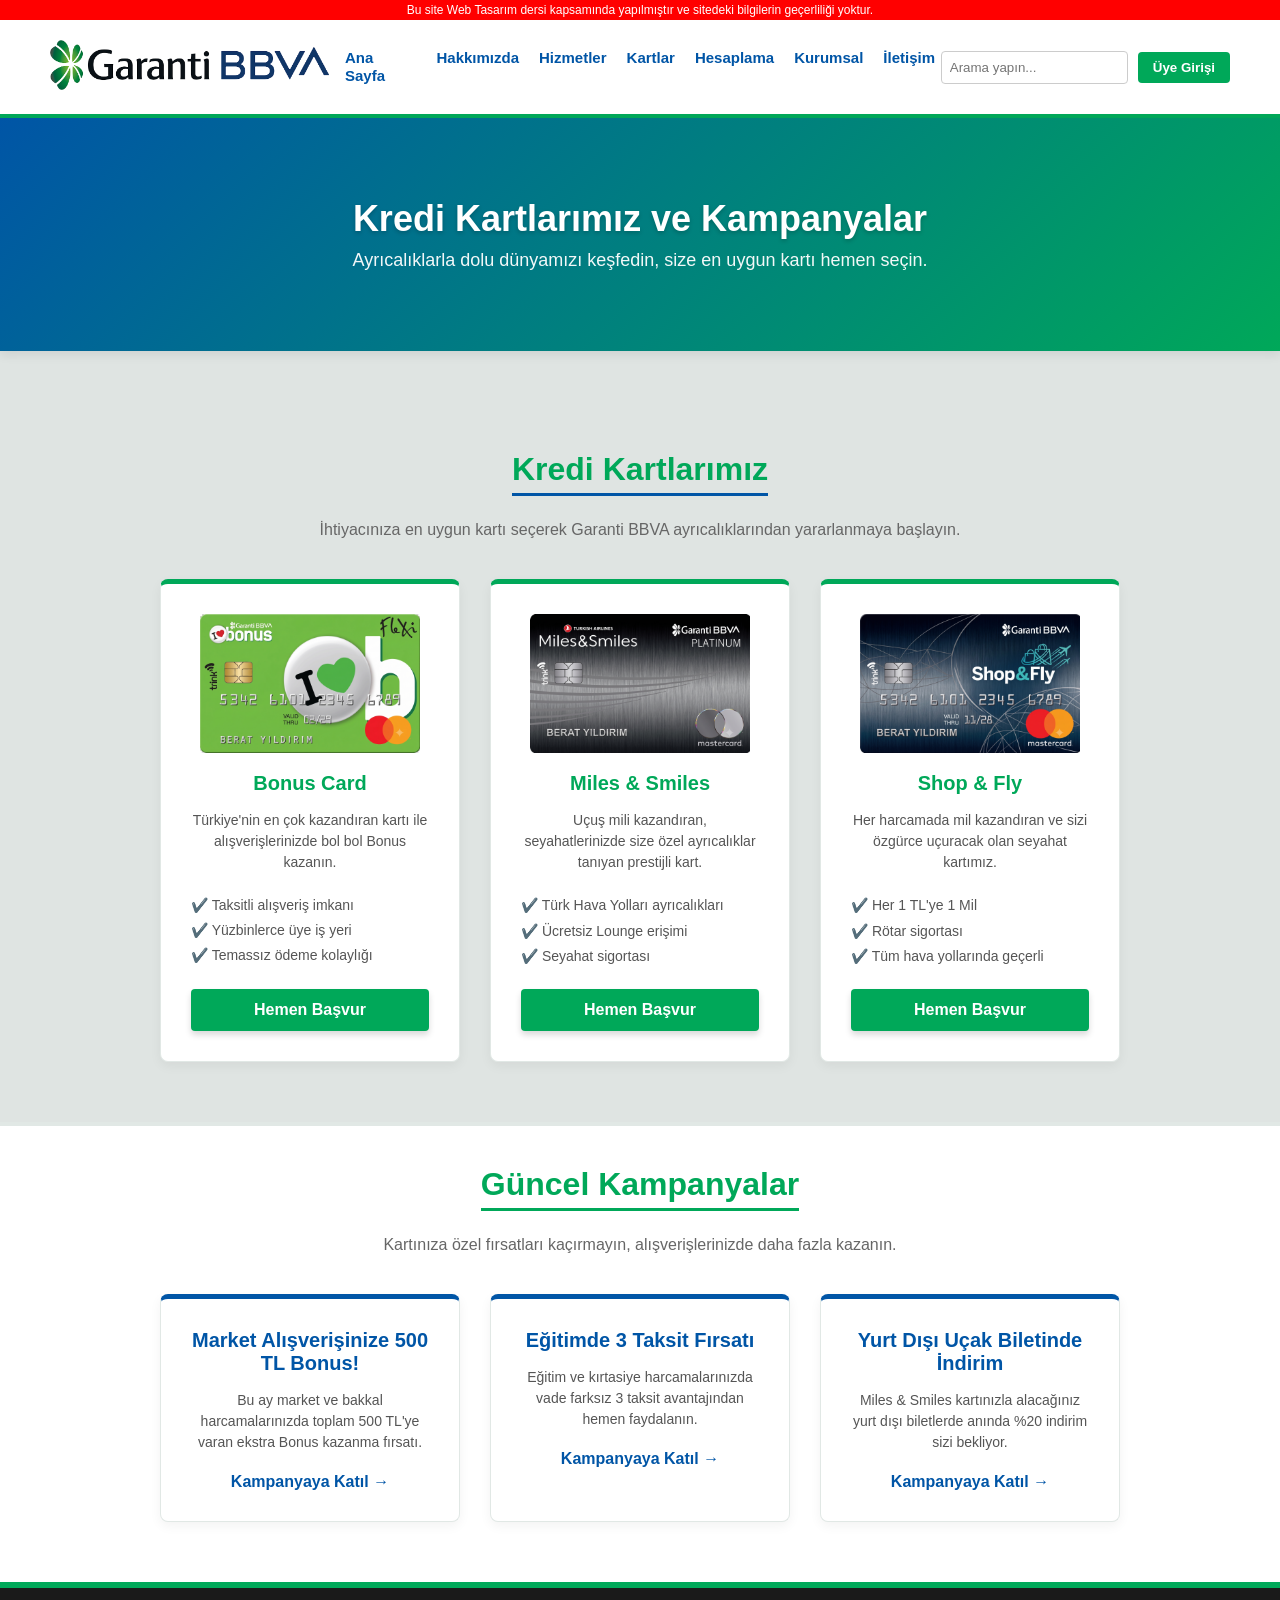
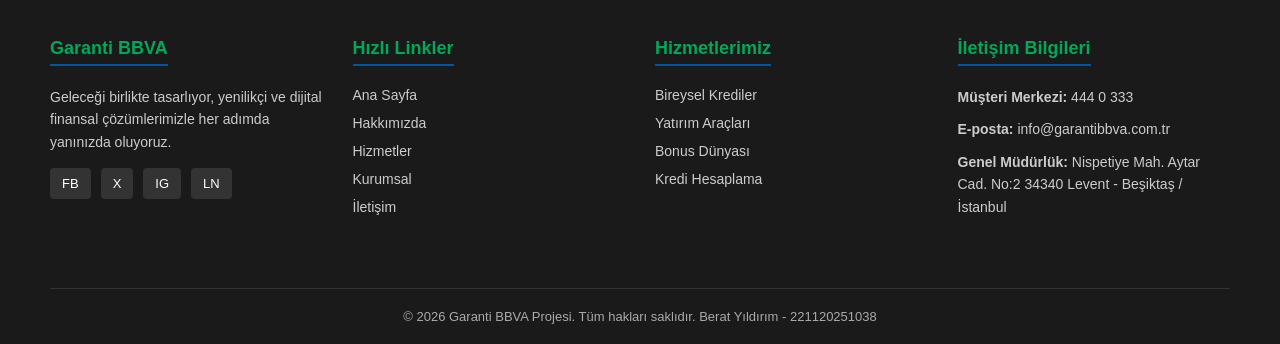
<file: kartlar.html>
<!DOCTYPE html>
<html lang="tr">
<head>
    <meta charset="UTF-8">
    <title>Kartlarımız - Garanti BBVA</title>
    <link rel="stylesheet" href="css/style.css">
    <meta name="viewport" content="width=device-width, initial-scale=1.0">
</head>
<body>
    <div class="ust-uyari">
        Bu site Web Tasarım dersi kapsamında yapılmıştır ve sitedeki bilgilerin geçerliliği yoktur.
    </div>
    
    <header class="site-header">
        <div class="logo-alani">
            <a href="index.html"><img src="images/logo.png" alt="Garanti BBVA Logo"></a>
        </div>
        <nav class="ana-menu" aria-label="Ana Menü">
            <ul>
                <li><a href="index.html">Ana Sayfa</a></li>
                <li><a href="hakkimizda.html">Hakkımızda</a></li>
                <li><a href="hizmetler.html">Hizmetler</a></li>
                <li><a href="kartlar.html">Kartlar</a></li>
                <li><a href="hesaplama.html">Hesaplama</a></li>
                <li><a href="kurumsal.html">Kurumsal</a></li>
                <li><a href="iletisim.html">İletişim</a></li>
            </ul>
        </nav>
        <div class="header-sag">
            <input type="text" id="arama-cubugu" placeholder="Arama yapın..." aria-label="Site içinde arama yap">
            <button class="btn-uye-girisi" onclick="uyeGirisiDurumuKontrol()">Üye Girişi</button>
        </div>
    </header>

    <section class="alt-sayfa-hero">
        <h1>Kredi Kartlarımız ve Kampanyalar</h1>
        <p>Ayrıcalıklarla dolu dünyamızı keşfedin, size en uygun kartı hemen seçin.</p>
    </section>

    <section class="ana-icerik">
        <h2 class="bolum-baslik">Kredi Kartlarımız</h2>
        <p class="bolum-aciklama">İhtiyacınıza en uygun kartı seçerek Garanti BBVA ayrıcalıklarından yararlanmaya başlayın.</p>
        
        <div class="hizmet-kartlari">
            <div class="kart">
                <img src="images/bonus.png" alt="Bonus Card" style="width: 100%; max-width: 220px; height: auto; margin-bottom: 15px;">
                <h3>Bonus Card</h3>
                <p>Türkiye'nin en çok kazandıran kartı ile alışverişlerinizde bol bol Bonus kazanın.</p>
                <ul style="text-align: left; margin-bottom: 20px; color: #555; list-style-type: none; font-size: 14px; line-height: 1.8;">
                    <li>✔️ Taksitli alışveriş imkanı</li>
                    <li>✔️ Yüzbinlerce üye iş yeri</li>
                    <li>✔️ Temassız ödeme kolaylığı</li>
                </ul>
                <a href="hesaplama.html" class="btn-daha-fazla" style="display: block; text-align: center;">Hemen Başvur</a>
            </div>

            <div class="kart">
                <img src="images/miles.png" alt="Miles & Smiles" style="width: 100%; max-width: 220px; height: auto; margin-bottom: 15px;">
                <h3>Miles & Smiles</h3>
                <p>Uçuş mili kazandıran, seyahatlerinizde size özel ayrıcalıklar tanıyan prestijli kart.</p>
                <ul style="text-align: left; margin-bottom: 20px; color: #555; list-style-type: none; font-size: 14px; line-height: 1.8;">
                    <li>✔️ Türk Hava Yolları ayrıcalıkları</li>
                    <li>✔️ Ücretsiz Lounge erişimi</li>
                    <li>✔️ Seyahat sigortası</li>
                </ul>
                <a href="hesaplama.html" class="btn-daha-fazla" style="display: block; text-align: center;">Hemen Başvur</a>
            </div>

             <div class="kart">
                <img src="images/shop.png" alt="Shop & Fly" style="width: 100%; max-width: 220px; height: auto; margin-bottom: 15px;">
                <h3>Shop & Fly</h3>
                <p>Her harcamada mil kazandıran ve sizi özgürce uçuracak olan seyahat kartımız.</p>
                <ul style="text-align: left; margin-bottom: 20px; color: #555; list-style-type: none; font-size: 14px; line-height: 1.8;">
                    <li>✔️ Her 1 TL'ye 1 Mil</li>
                    <li>✔️ Rötar sigortası</li>
                    <li>✔️ Tüm hava yollarında geçerli</li>
                </ul>
                <a href="hesaplama.html" class="btn-daha-fazla" style="display: block; text-align: center;">Hemen Başvur</a>
            </div>
        </div>
    </section>

    <section class="ana-icerik" style="background-color: #ffffff; border-top: 4px solid #e1e8e5; padding-top: 40px;">
        <h2 class="bolum-baslik" style="border-bottom-color: #00a859;">Güncel Kampanyalar</h2>
        <p class="bolum-aciklama">Kartınıza özel fırsatları kaçırmayın, alışverişlerinizde daha fazla kazanın.</p>
        
        <div class="hizmet-kartlari">
            <div class="kart" style="border-top: 5px solid #0055a6;">
                <h3 style="color: #0055a6;">Market Alışverişinize 500 TL Bonus!</h3>
                <p>Bu ay market ve bakkal harcamalarınızda toplam 500 TL'ye varan ekstra Bonus kazanma fırsatı.</p>
                <a href="#" class="detay-link">Kampanyaya Katıl &rarr;</a>
            </div>
            
            <div class="kart" style="border-top: 5px solid #0055a6;">
                <h3 style="color: #0055a6;">Eğitimde 3 Taksit Fırsatı</h3>
                <p>Eğitim ve kırtasiye harcamalarınızda vade farksız 3 taksit avantajından hemen faydalanın.</p>
                <a href="#" class="detay-link">Kampanyaya Katıl &rarr;</a>
            </div>
            
            <div class="kart" style="border-top: 5px solid #0055a6;">
                <h3 style="color: #0055a6;">Yurt Dışı Uçak Biletinde İndirim</h3>
                <p>Miles & Smiles kartınızla alacağınız yurt dışı biletlerde anında %20 indirim sizi bekliyor.</p>
                <a href="#" class="detay-link">Kampanyaya Katıl &rarr;</a>
            </div>
        </div>
    </section>

    <footer class="site-footer">
        <div class="footer-konteyner">
            <div class="footer-sutun">
                <h3>Garanti BBVA</h3>
                <p>Geleceği birlikte tasarlıyor, yenilikçi ve dijital finansal çözümlerimizle her adımda yanınızda oluyoruz.</p>
                <div class="sosyal-medya">
                    <a href="#">FB</a>
                    <a href="#">X</a>
                    <a href="#">IG</a>
                    <a href="#">LN</a>
                </div>
            </div>
            <div class="footer-sutun">
                <h3>Hızlı Linkler</h3>
                <ul>
                    <li><a href="index.html">Ana Sayfa</a></li>
                    <li><a href="hakkimizda.html">Hakkımızda</a></li>
                    <li><a href="hizmetler.html">Hizmetler</a></li>
                    <li><a href="kurumsal.html">Kurumsal</a></li>
                    <li><a href="iletisim.html">İletişim</a></li>
                </ul>
            </div>
            <div class="footer-sutun">
                <h3>Hizmetlerimiz</h3>
                <ul>
                    <li><a href="hizmetler.html">Bireysel Krediler</a></li>
                    <li><a href="hizmetler.html">Yatırım Araçları</a></li>
                    <li><a href="kartlar.html">Bonus Dünyası</a></li>
                    <li><a href="hesaplama.html">Kredi Hesaplama</a></li>
                </ul>
            </div>
            <div class="footer-sutun">
                <h3>İletişim Bilgileri</h3>
                <p><strong>Müşteri Merkezi:</strong> 444 0 333</p>
                <p><strong>E-posta:</strong> info@garantibbva.com.tr</p>
                <p><strong>Genel Müdürlük:</strong> Nispetiye Mah. Aytar Cad. No:2 34340 Levent - Beşiktaş / İstanbul</p>
            </div>
        </div>
        <div class="footer-alt">
            <p>&copy; 2026 Garanti BBVA Projesi. Tüm hakları saklıdır. Berat Yıldırım - 221120251038</p>
        </div>
    </footer>

    <script src="js/script.js"></script>
</body>
</html>
</file>
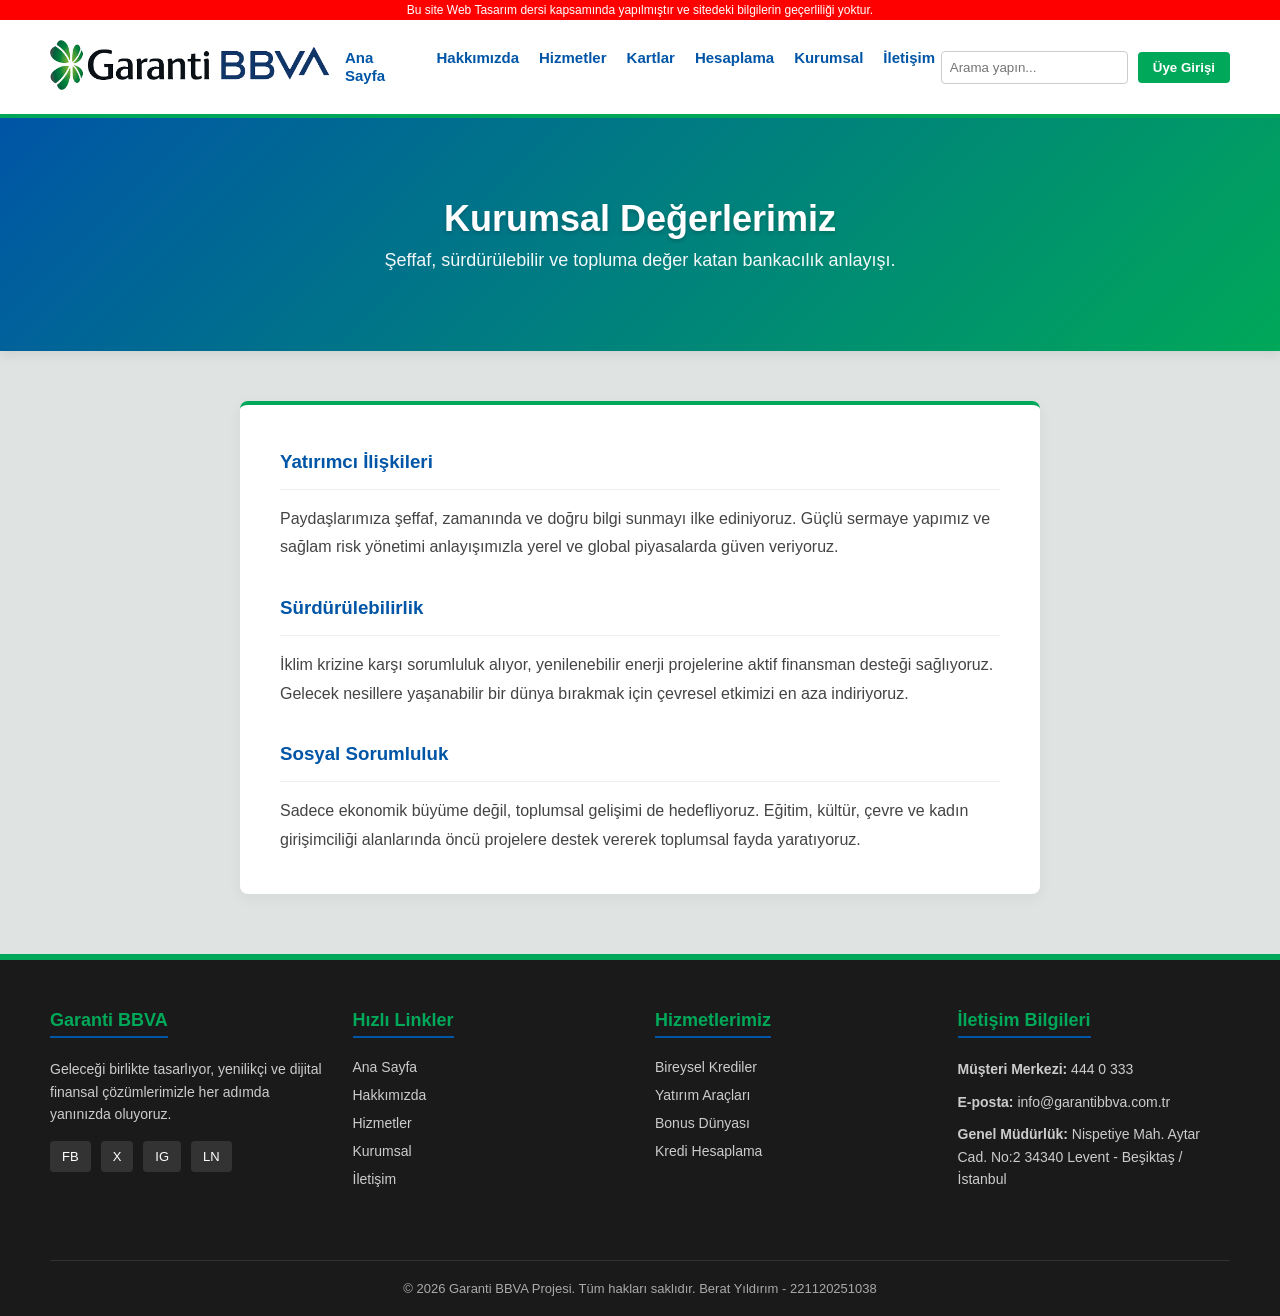
<file: kurumsal.html>
<!DOCTYPE html>
<html lang="tr">
<head>
    <meta charset="UTF-8">
    <meta name="viewport" content="width=device-width, initial-scale=1.0">
    <title>Kurumsal - Garanti BBVA</title>
    <link rel="stylesheet" href="css/style.css">
</head>
<body>

    <div class="ust-uyari">
        Bu site Web Tasarım dersi kapsamında yapılmıştır ve sitedeki bilgilerin geçerliliği yoktur.
    </div>

    <header class="site-header">
        <div class="logo-alani">
            <a href="index.html"><img src="images/logo.png" alt="Garanti BBVA Logo"></a>
        </div>
        <nav class="ana-menu" aria-label="Ana Menü">
            <ul>
                <li><a href="index.html">Ana Sayfa</a></li>
                <li><a href="hakkimizda.html">Hakkımızda</a></li>
                <li><a href="hizmetler.html">Hizmetler</a></li>
                <li><a href="kartlar.html">Kartlar</a></li>
                <li><a href="hesaplama.html">Hesaplama</a></li>
                <li><a href="kurumsal.html">Kurumsal</a></li>
                <li><a href="iletisim.html">İletişim</a></li>
            </ul>
        </nav>
        <div class="header-sag">
            <input type="text" id="arama-cubugu" placeholder="Arama yapın..." aria-label="Site içinde arama yap">
            <button class="btn-uye-girisi" onclick="uyeGirisiDurumuKontrol()">Üye Girişi</button>
        </div>
    </header>

    <section class="alt-sayfa-hero">
        <h1>Kurumsal Değerlerimiz</h1>
        <p>Şeffaf, sürdürülebilir ve topluma değer katan bankacılık anlayışı.</p>
    </section>

    <section class="ana-icerik" style="padding-top: 10px;">
        <div class="metin-kutusu">
            <h3>Yatırımcı İlişkileri</h3>
            <p>Paydaşlarımıza şeffaf, zamanında ve doğru bilgi sunmayı ilke ediniyoruz. Güçlü sermaye yapımız ve sağlam risk yönetimi anlayışımızla yerel ve global piyasalarda güven veriyoruz.</p>
            <br>
            <h3>Sürdürülebilirlik</h3>
            <p>İklim krizine karşı sorumluluk alıyor, yenilenebilir enerji projelerine aktif finansman desteği sağlıyoruz. Gelecek nesillere yaşanabilir bir dünya bırakmak için çevresel etkimizi en aza indiriyoruz.</p>
            <br>
            <h3>Sosyal Sorumluluk</h3>
            <p>Sadece ekonomik büyüme değil, toplumsal gelişimi de hedefliyoruz. Eğitim, kültür, çevre ve kadın girişimciliği alanlarında öncü projelere destek vererek toplumsal fayda yaratıyoruz.</p>
        </div>
    </section>

    <footer class="site-footer">
        <div class="footer-konteyner">
            <div class="footer-sutun">
                <h3>Garanti BBVA</h3>
                <p>Geleceği birlikte tasarlıyor, yenilikçi ve dijital finansal çözümlerimizle her adımda yanınızda oluyoruz.</p>
                <div class="sosyal-medya">
                    <a href="#">FB</a>
                    <a href="#">X</a>
                    <a href="#">IG</a>
                    <a href="#">LN</a>
                </div>
            </div>
            <div class="footer-sutun">
                <h3>Hızlı Linkler</h3>
                <ul>
                    <li><a href="index.html">Ana Sayfa</a></li>
                    <li><a href="hakkimizda.html">Hakkımızda</a></li>
                    <li><a href="hizmetler.html">Hizmetler</a></li>
                    <li><a href="kurumsal.html">Kurumsal</a></li>
                    <li><a href="iletisim.html">İletişim</a></li>
                </ul>
            </div>
            <div class="footer-sutun">
                <h3>Hizmetlerimiz</h3>
                <ul>
                    <li><a href="hizmetler.html">Bireysel Krediler</a></li>
                    <li><a href="hizmetler.html">Yatırım Araçları</a></li>
                    <li><a href="kartlar.html">Bonus Dünyası</a></li>
                    <li><a href="hesaplama.html">Kredi Hesaplama</a></li>
                </ul>
            </div>
            <div class="footer-sutun">
                <h3>İletişim Bilgileri</h3>
                <p><strong>Müşteri Merkezi:</strong> 444 0 333</p>
                <p><strong>E-posta:</strong> info@garantibbva.com.tr</p>
                <p><strong>Genel Müdürlük:</strong> Nispetiye Mah. Aytar Cad. No:2 34340 Levent - Beşiktaş / İstanbul</p>
            </div>
        </div>
        <div class="footer-alt">
            <p>&copy; 2026 Garanti BBVA Projesi. Tüm hakları saklıdır. Berat Yıldırım - 221120251038</p>
        </div>
    </footer>

    <script src="js/script.js"></script>
</body>
</html>
</file>
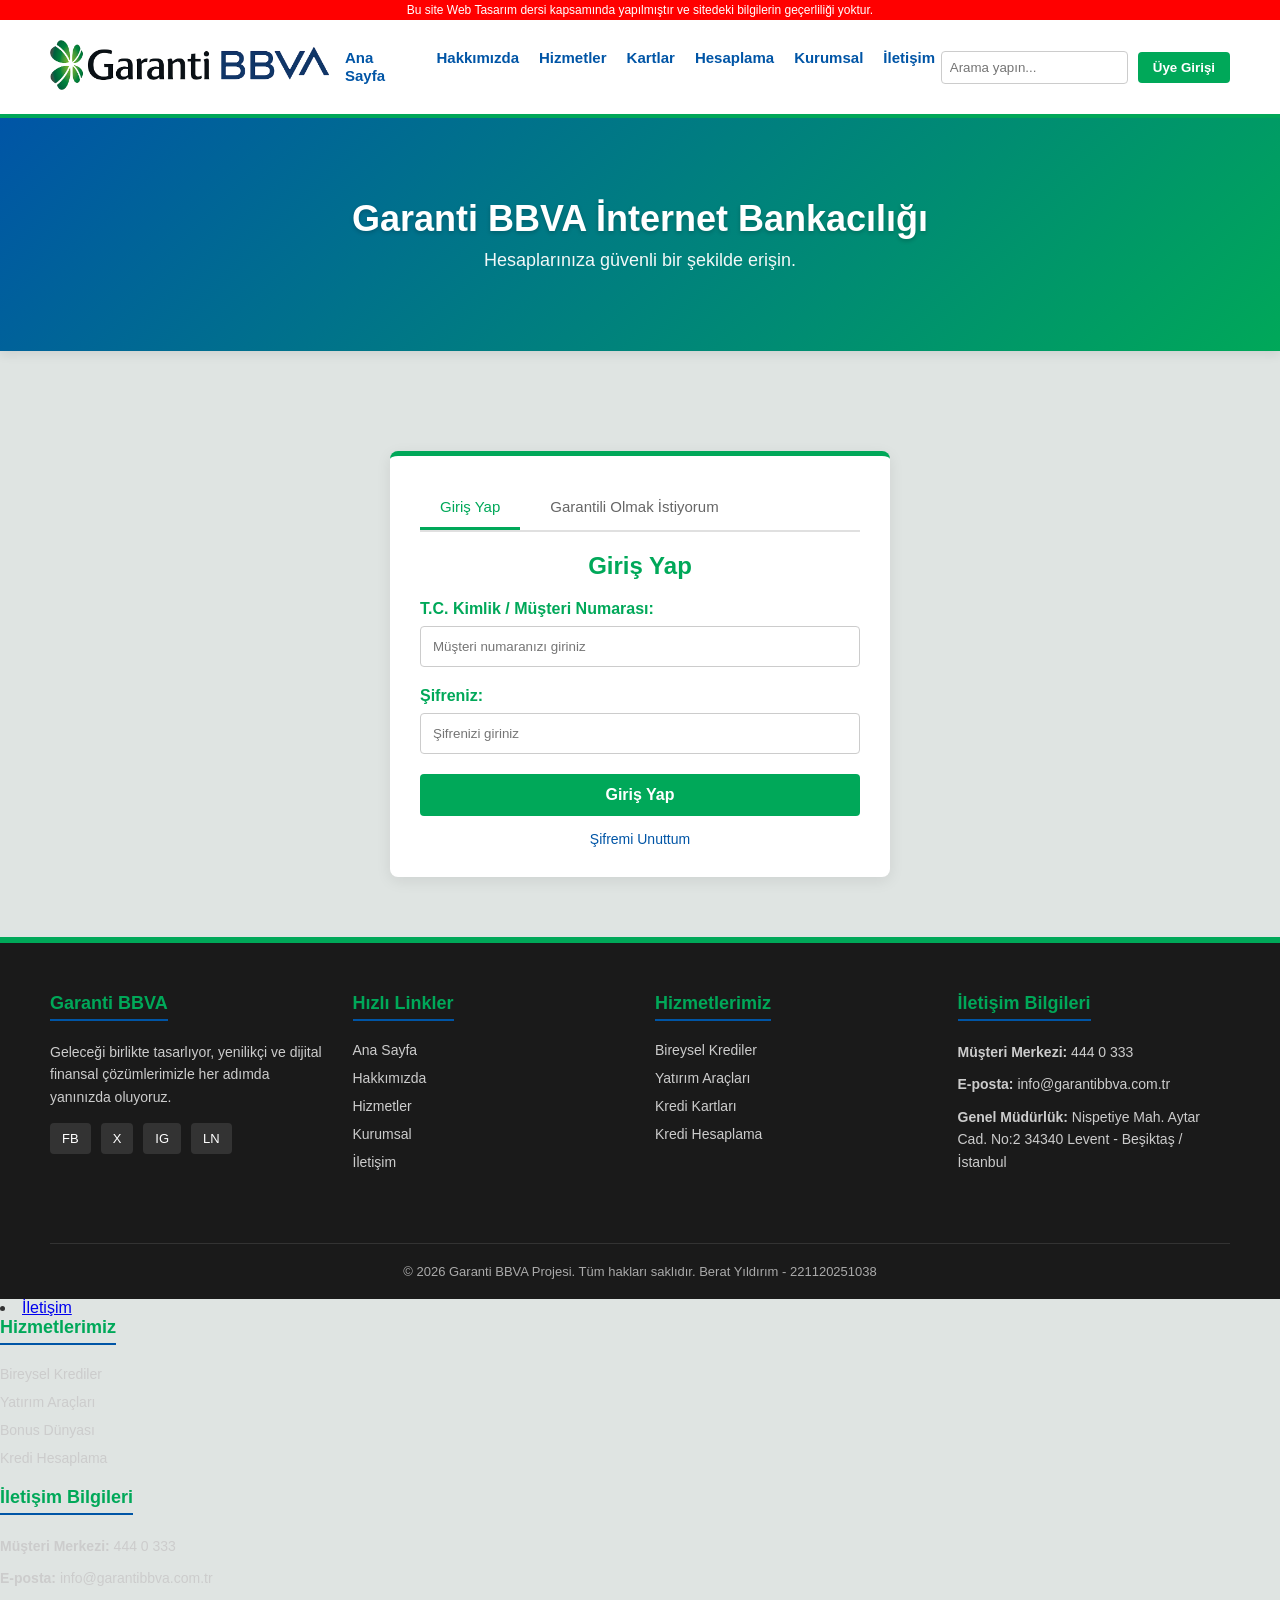
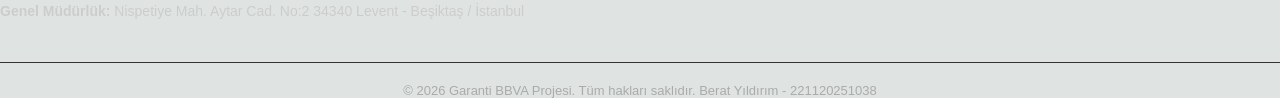
<file: profil.html>
<!DOCTYPE html>
<html lang="tr">
<head>
    <meta charset="UTF-8">
    <meta name="viewport" content="width=device-width, initial-scale=1.0">
    <title>Profil Paneli - Garanti BBVA</title>
    <link rel="stylesheet" href="css/style.css">
    <style>
        .profil-sekmeler {
            display: flex;
            gap: 5px;
            margin-bottom: 30px;
            border-bottom: 2px solid #e0e0e0;
            flex-wrap: wrap;
        }
        
        .profil-sekme-buton {
            padding: 12px 20px;
            border: none;
            background: none;
            cursor: pointer;
            font-size: 15px;
            font-weight: 500;
            color: #666;
            border-bottom: 3px solid transparent;
            transition: all 0.3s;
        }
        
        .profil-sekme-buton:hover {
            color: #00a859;
        }
        
        .profil-sekme-buton.aktif {
            color: #00a859;
            border-bottom-color: #00a859;
        }
        
        .profil-sekme-icerik {
            display: none;
        }
        
        .profil-sekme-icerik.aktif {
            display: block;
        }
        
        .profil-container {
            display: grid;
            grid-template-columns: 1fr 2fr;
            gap: 30px;
            margin-bottom: 30px;
        }
        
        .profil-sidebar {
            background: white;
            padding: 20px;
            border-radius: 8px;
            box-shadow: 0 2px 8px rgba(0,0,0,0.1);
            height: fit-content;
        }
        
        .profil-resim-alani {
            text-align: center;
            margin-bottom: 20px;
        }
        
        .profil-resim {
            width: 120px;
            height: 120px;
            border-radius: 50%;
            background: linear-gradient(135deg, #00a859, #00d686);
            display: flex;
            align-items: center;
            justify-content: center;
            color: white;
            font-size: 50px;
            margin: 0 auto 15px;
        }
        
        .profil-sidebar h3 {
            margin-bottom: 5px;
            color: #333;
        }
        
        .profil-sidebar p {
            font-size: 13px;
            color: #999;
            margin-bottom: 20px;
        }
        
        .profil-ana {
            background: white;
            padding: 30px;
            border-radius: 8px;
            box-shadow: 0 2px 8px rgba(0,0,0,0.1);
        }
        
        .hesap-ozeti {
            display: grid;
            grid-template-columns: repeat(3, 1fr);
            gap: 20px;
            margin-bottom: 30px;
        }
        
        .hesap-karti {
            background: linear-gradient(135deg, #00a859, #00d686);
            color: white;
            padding: 20px;
            border-radius: 8px;
            text-align: center;
        }
        
        .hesap-karti h4 {
            font-size: 13px;
            font-weight: normal;
            margin-bottom: 10px;
            opacity: 0.9;
        }
        
        .hesap-karti .deger {
            font-size: 24px;
            font-weight: bold;
        }
        
        .bilgi-satiri {
            display: flex;
            justify-content: space-between;
            padding: 15px 0;
            border-bottom: 1px solid #e0e0e0;
        }
        
        .bilgi-satiri:last-child {
            border-bottom: none;
        }
        
        .bilgi-label {
            font-weight: 600;
            color: #333;
            min-width: 150px;
        }
        
        .bilgi-deger {
            color: #666;
        }
        
        .duzenle-buton {
            padding: 8px 15px;
            background: #00a859;
            color: white;
            border: none;
            border-radius: 4px;
            cursor: pointer;
            font-size: 13px;
            margin-left: 10px;
        }
        
        .duzenle-buton:hover {
            background: #008a45;
        }
        
        .form-alan-gizli {
            display: none;
        }
        
        .cikis-buton {
            background: #d9534f;
            color: white;
            padding: 10px 20px;
            border: none;
            border-radius: 4px;
            cursor: pointer;
            font-size: 14px;
            margin-top: 20px;
            width: 100%;
        }
        
        .cikis-buton:hover {
            background: #ac2925;
        }

        @media (max-width: 768px) {
            .profil-container {
                grid-template-columns: 1fr;
            }
            
            .hesap-ozeti {
                grid-template-columns: 1fr;
            }
        }
    </style>
</head>
<body>

    <div class="ust-uyari">
        Bu site Web Tasarım dersi kapsamında yapılmıştır ve sitedeki bilgilerin geçerliliği yoktur.
    </div>

    <header class="site-header">
        <div class="logo-alani">
            <a href="index.html"><img src="images/logo.png" alt="Garanti BBVA Logo"></a>
        </div>
        <nav class="ana-menu" aria-label="Ana Menü">
            <ul>
                <li><a href="index.html">Ana Sayfa</a></li>
                <li><a href="hakkimizda.html">Hakkımızda</a></li>
                <li><a href="hizmetler.html">Hizmetler</a></li>
                <li><a href="kartlar.html">Kartlar</a></li>
                <li><a href="hesaplama.html">Hesaplama</a></li>
                <li><a href="kurumsal.html">Kurumsal</a></li>
                <li><a href="iletisim.html">İletişim</a></li>
            </ul>
        </nav>
        <div class="header-sag">
            <input type="text" id="arama-cubugu" placeholder="Arama yapın..." aria-label="Site içinde arama yap">
            <button class="btn-uye-girisi" onclick="profilCikis()">Çıkış Yap</button>
        </div>
    </header>

    <section class="alt-sayfa-hero">
        <h1>Hesap Profili</h1>
        <p>Hesap bilgilerinizi yönetim paneli</p>
    </section>

    <section class="ana-icerik">
        
        <div class="profil-sekmeler">
            <button class="profil-sekme-buton aktif" onclick="profilSekmeDegistir(event, 'profil-bilgiler')">Profil Bilgileri</button>
            <button class="profil-sekme-buton" onclick="profilSekmeDegistir(event, 'sifre-degistir')">Şifre Değiştir</button>
            <button class="profil-sekme-buton" onclick="profilSekmeDegistir(event, 'hesap-islemleri')">Hesap İşlemleri</button>
        </div>
        
        <div id="profil-bilgiler" class="profil-sekme-icerik aktif">
            
            <div class="profil-container">
                <div class="profil-sidebar">
                    <div class="profil-resim-alani">
                        <div class="profil-resim" id="profilAvatari">👤</div>
                        <h3 id="profil-adSoyad">-</h3>
                        <p id="profil-tcNo">-</p>
                    </div>
                    <button class="cikis-buton" onclick="profilCikis()">Çıkış Yap</button>
                </div>
                
                <div class="profil-ana">
                    <h2 style="margin-bottom: 20px; color: #00a859;">Kişisel Bilgileriniz</h2>
                    
                    <div class="hesap-ozeti">
                        <div class="hesap-karti">
                            <h4>Hesap Bakiyesi</h4>
                            <div class="deger" id="profil-bakiye">₺0,00</div>
                        </div>
                        <div class="hesap-karti">
                            <h4>Aylık Harcama</h4>
                            <div class="deger" id="profil-harcama">₺0,00</div>
                        </div>
                        <div class="hesap-karti">
                            <h4>Kullanılabilir Limit</h4>
                            <div class="deger" id="profil-limit">₺0,00</div>
                        </div>
                    </div>
                    
                    <h3 style="margin-bottom: 15px; color: #333;">Hesap Detayları</h3>
                    
                    <div class="bilgi-satiri">
                        <span class="bilgi-label">Müşteri Numarası:</span>
                        <span class="bilgi-deger" id="bilgi-tcNo">-</span>
                    </div>
                    
                    <div class="bilgi-satiri">
                        <span class="bilgi-label">Ad Soyad:</span>
                        <span class="bilgi-deger">
                            <span id="bilgi-adSoyad">-</span>
                            <button class="duzenle-buton" onclick="formAcKapat('adSoyad')">Düzenle</button>
                        </span>
                    </div>
                    
                    <form id="form-adSoyad" class="form-alan-gizli">
                        <div class="form-grubu">
                            <input type="text" id="input-adSoyad" placeholder="Yeni ad soyad">
                            <button type="button" class="btn-gonder" onclick="bilgiGuncelle('adSoyad')">Kaydet</button>
                            <button type="button" style="background: #999; margin-left: 5px;" onclick="formAcKapat('adSoyad')">İptal</button>
                        </div>
                    </form>
                    
                    <div class="bilgi-satiri">
                        <span class="bilgi-label">E-posta:</span>
                        <span class="bilgi-deger">
                            <span id="bilgi-email">-</span>
                            <button class="duzenle-buton" onclick="formAcKapat('email')">Düzenle</button>
                        </span>
                    </div>
                    
                    <form id="form-email" class="form-alan-gizli">
                        <div class="form-grubu">
                            <input type="email" id="input-email" placeholder="Yeni e-posta">
                            <button type="button" class="btn-gonder" onclick="bilgiGuncelle('email')">Kaydet</button>
                            <button type="button" style="background: #999; margin-left: 5px;" onclick="formAcKapat('email')">İptal</button>
                        </div>
                    </form>
                    
                    <div class="bilgi-satiri">
                        <span class="bilgi-label">Telefon:</span>
                        <span class="bilgi-deger">
                            <span id="bilgi-telefon">-</span>
                            <button class="duzenle-buton" onclick="formAcKapat('telefon')">Düzenle</button>
                        </span>
                    </div>
                    
                    <form id="form-telefon" class="form-alan-gizli">
                        <div class="form-grubu">
                            <input type="tel" id="input-telefon" placeholder="Yeni telefon numarası">
                            <button type="button" class="btn-gonder" onclick="bilgiGuncelle('telefon')">Kaydet</button>
                            <button type="button" style="background: #999; margin-left: 5px;" onclick="formAcKapat('telefon')">İptal</button>
                        </div>
                    </form>
                    
                    <div class="bilgi-satiri">
                        <span class="bilgi-label">Üyelik Tarihi:</span>
                        <span class="bilgi-deger" id="bilgi-tarih">-</span>
                    </div>
                </div>
            </div>
        </div>
        
        <div id="sifre-degistir" class="profil-sekme-icerik">
            <div style="max-width: 500px; margin: 0 auto;">
                <div style="background: white; padding: 30px; border-radius: 8px; box-shadow: 0 2px 8px rgba(0,0,0,0.1);">
                    <h2 style="margin-bottom: 20px; color: #00a859;">Şifrenizi Değiştirin</h2>
                    
                    <form id="sifreFormunu">
                        <div class="form-grubu">
                            <label for="eskiSifre">Mevcut Şifreniz:</label>
                            <input type="password" id="eskiSifre" placeholder="Mevcut şifrenizi giriniz">
                        </div>
                        
                        <div class="form-grubu">
                            <label for="yeniSifre">Yeni Şifre:</label>
                            <input type="password" id="yeniSifre" placeholder="En az 6 karakter">
                        </div>
                        
                        <div class="form-grubu">
                            <label for="yeniSifreOnay">Yeni Şifre (Tekrar):</label>
                            <input type="password" id="yeniSifreOnay" placeholder="Yeni şifrenizi tekrar giriniz">
                        </div>
                        
                        <button type="submit" class="btn-gonder">Şifre Değiştir</button>
                    </form>
                    
                    <div id="sifreUyarisi" class="uyari-mesaji"></div>
                </div>
            </div>
        </div>
        
        <div id="hesap-islemleri" class="profil-sekme-icerik">
            <div style="max-width: 600px; margin: 0 auto;">
                <div style="background: white; padding: 30px; border-radius: 8px; box-shadow: 0 2px 8px rgba(0,0,0,0.1);">
                    <h2 style="margin-bottom: 20px; color: #00a859;">Son İşlemler</h2>
                    
                    <table style="width: 100%; border-collapse: collapse;">
                        <thead>
                            <tr style="background: #f5f5f5; border-bottom: 2px solid #ddd;">
                                <th style="padding: 12px; text-align: left; font-weight: 600;">Tarih</th>
                                <th style="padding: 12px; text-align: left; font-weight: 600;">İşlem Türü</th>
                                <th style="padding: 12px; text-align: right; font-weight: 600;">Tutar</th>
                            </tr>
                        </thead>
                        <tbody id="islemler-tablo">
                            <tr style="border-bottom: 1px solid #ddd;">
                                <td colspan="3" style="padding: 20px; text-align: center; color: #999;">Hesap işlemleriniz burada gösterilecektir</td>
                            </tr>
                        </tbody>
                    </table>
                </div>
            </div>
        </div>
        
    </section>

    <footer class="site-footer">
        <div class="footer-konteyner">
            <div class="footer-sutun">
                <h3>Garanti BBVA</h3>
                <p>Geleceği birlikte tasarlıyor, yenilikçi ve dijital finansal çözümlerimizle her adımda yanınızda oluyoruz.</p>
                <div class="sosyal-medya">
                    <a href="#">FB</a>
                    <a href="#">X</a>
                    <a href="#">IG</a>
                    <a href="#">LN</a>
                </div>
            </div>
            <div class="footer-sutun">
                <h3>Hızlı Linkler</h3>
                <ul>
                    <li><a href="index.html">Ana Sayfa</a></li>
                    <li><a href="hakkimizda.html">Hakkımızda</a></li>
                    <li><a href="hizmetler.html">Hizmetler</a></li>
                    <li><a href="kurumsal.html">Kurumsal</a></li>
                    <li><a href="iletisim.html">İletişim</a></li>
                </ul>
            </div>
            <div class="footer-sutun">
                <h3>Hizmetlerimiz</h3>
                <ul>
                    <li><a href="hizmetler.html">Bireysel Krediler</a></li>
                    <li><a href="hizmetler.html">Yatırım Araçları</a></li>
                    <li><a href="kartlar.html">Kredi Kartları</a></li>
                    <li><a href="hesaplama.html">Kredi Hesaplama</a></li>
                </ul>
            </div>
            <div class="footer-sutun">
                <h3>İletişim Bilgileri</h3>
                <p><strong>Müşteri Merkezi:</strong> 444 0 333</p>
                <p><strong>E-posta:</strong> info@garantibbva.com.tr</p>
                <p><strong>Genel Müdürlük:</strong> Nispetiye Mah. Aytar Cad. No:2 34340 Levent - Beşiktaş / İstanbul</p>
            </div>
        </div>
        <div class="footer-alt">
            <p>&copy; 2026 Garanti BBVA Projesi. Tüm hakları saklıdır. Berat Yıldırım - 221120251038</p>
        </div>
    </footer>

    <script src="js/script.js"></script>
</body>
</html>
</file>
<file: css/style.css>
* {
    margin: 0;
    padding: 0;
    box-sizing: border-box;
}

body {
    padding-top: 20px; 
    font-family: Arial, sans-serif;
    background-color: #dfe4e2; 
    color: #333;
}
.ust-uyari {
    background-color: red;
    color: white;
    height: 20px;
    width: 100%;
    text-align: center;
    font-size: 12px;
    line-height: 20px;
    position: fixed;
    top: 0;
    left: 0;
    z-index: 9999;
}
.site-header {
    display: flex;
    justify-content: space-between;
    align-items: center;
    padding: 20px 50px;
    background-color: #ffffff;
    border-bottom: 4px solid #00a859; 
    box-shadow: 0 2px 5px rgba(0,0,0,0.05);
}

.logo-alani {
    flex: 1;
    display: flex;
    justify-content: flex-start;
}

.logo-alani img {
    height: 50px;
    width: auto;
}

.ana-menu {
    flex: 2; 
    display: flex;
    justify-content: center; 
}

.ana-menu ul {
    list-style: none;
    display: flex;
    gap: 20px;
}

.ana-menu ul li a {
    text-decoration: none;
    color: #0055a6; 
    font-weight: bold;
    font-size: 15px;
    padding-bottom: 5px; 
    transition: color 0.3s, border-bottom 0.3s;
}

.ana-menu ul li a:hover {
    color: #00a859; 
    border-bottom: 2px solid #00a859; 
}

.header-sag {
    flex: 1;
    display: flex;
    justify-content: flex-end;
    align-items: center;
    gap: 10px;
}

#arama-cubugu { 
    padding: 8px; 
    border-radius: 4px; 
    border: 1px solid #ccc; 
}

.btn-uye-girisi { 
    background-color: #00a859; 
    color: white; 
    padding: 8px 15px; 
    border: none; 
    border-radius: 4px; 
    cursor: pointer; 
    font-weight: bold; 
    transition: background-color 0.3s;
}

.btn-uye-girisi:hover { 
    background-color: #008a49; 
}
.hero-alani {
    background-image: url('../images/hero-bg.jpg'); 
    background-size: cover;
    background-position: center;
    color: white;
    padding: 150px 50px;
    text-align: left;
    position: relative;
    border-bottom: 5px solid #00a859; 
}

.hero-alani::before {
    content: '';
    position: absolute;
    top: 0;
    left: 0;
    width: 100%;
    height: 100%;
    background-color: rgba(0, 85, 166, 0.4); 
    z-index: 1;
}

.hero-icerik {
    max-width: 600px;
    position: relative;
    z-index: 2;
}

.hero-icerik h1 {
    font-size: 40px;
    margin-bottom: 20px;
    text-shadow: 0 2px 4px rgba(0,0,0,0.3);
}

.hero-icerik p {
    font-size: 18px;
    margin-bottom: 30px;
    line-height: 1.5;
    text-shadow: 0 1px 2px rgba(0,0,0,0.3);
}

.btn-daha-fazla {
    display: inline-block;
    background-color: #00a859; 
    color: white;
    padding: 12px 25px;
    border: none;
    text-decoration: none;
    font-weight: bold;
    border-radius: 4px;
    transition: background-color 0.3s, transform 0.2s;
    box-shadow: 0 4px 6px rgba(0,0,0,0.15);
}

.btn-daha-fazla:hover {
    background-color: #008a49;
    transform: translateY(-2px); 
}
.ana-icerik {
    padding: 60px 50px;
    text-align: center;
}

.bolum-baslik {
    font-size: 32px;
    color: #00a859; 
    margin-bottom: 10px;
    display: inline-block;
    border-bottom: 3px solid #0055a6; 
    padding-bottom: 5px;
}

.bolum-aciklama {
    color: #666;
    margin-top: 15px;
    margin-bottom: 40px;
}

.hizmet-kartlari {
    display: flex;
    justify-content: center;
    gap: 30px;
    flex-wrap: wrap; 
}

.kart {
    background-color: white; 
    padding: 30px;
    width: 300px;
    border: 1px solid #e1e8e5;
    border-top: 5px solid #00a859; 
    border-radius: 8px; 
    box-shadow: 0 4px 12px rgba(0,0,0,0.05); 
    transition: transform 0.3s, box-shadow 0.3s, background-color 0.3s, border-color 0.3s;
}

.kart:hover {
    transform: translateY(-5px); 
    box-shadow: 0 8px 20px rgba(0,168,89,0.2); 
    background-color: #f2fcf6;
    border-color: #00a859;
}

.hizmet-ikon {
    width: 64px;
    height: auto;
    margin-bottom: 20px;
}

.kart h3 {
    font-size: 20px;
    color: #00a859; 
    margin-bottom: 15px;
}

.kart p {
    color: #555;
    margin-bottom: 20px;
    font-size: 14px;
    line-height: 1.5;
}

.detay-link {
    color: #0055a6; 
    text-decoration: none;
    font-weight: bold;
    transition: color 0.3s;
}

.detay-link:hover {
    color: #00a859; 
    text-decoration: underline;
}
.alt-sayfa-hero {
    background: linear-gradient(135deg, #0055a6 0%, #00a859 100%); 
    color: white;
    padding: 80px 50px;
    text-align: center;
    margin-bottom: 40px;
    box-shadow: 0 4px 10px rgba(0,0,0,0.08);
}

.alt-sayfa-hero h1 {
    font-size: 36px;
    margin-bottom: 10px;
    text-shadow: 0 2px 4px rgba(0,0,0,0.2);
}

.alt-sayfa-hero p {
    font-size: 18px;
    opacity: 0.95;
}
.form-alani {
    max-width: 500px;
    margin: 0 auto; 
    background-color: white;
    padding: 30px;
    border-radius: 8px; 
    box-shadow: 0 4px 15px rgba(0,0,0,0.08); 
    text-align: left; 
    border-top: 5px solid #00a859; 
}

.form-grubu {
    margin-bottom: 20px;
}

.form-grubu label {
    display: block;
    margin-bottom: 8px;
    font-weight: bold;
    color: #00a859; 
}

.form-grubu input,
.form-grubu textarea,
.form-grubu select {
    width: 100%; 
    padding: 12px;
    border: 1px solid #ccc;
    border-radius: 4px;
    font-family: Arial, sans-serif;
    transition: border-color 0.3s;
    background-color: white;
}

.form-grubu input:focus,
.form-grubu textarea:focus,
.form-grubu select:focus {
    outline: none;
    border-color: #00a859; 
    box-shadow: 0 0 5px rgba(0,168,89,0.3); 
}

.btn-gonder {
    background-color: #00a859; 
    color: white;
    border: none;
    padding: 12px 20px;
    font-size: 16px;
    border-radius: 4px;
    cursor: pointer;
    width: 100%;
    font-weight: bold;
    transition: background-color 0.3s, transform 0.2s;
}

.btn-gonder:hover {
    background-color: #008a49; 
    transform: translateY(-2px);
}

.uyari-mesaji {
    margin-top: 25px;
    padding: 12px;
    border-radius: 4px;
    color: #842029; 
    background-color: #f8d7da; 
    border: 1px solid #f5c2c7;
    font-weight: bold;
    text-align: center;
}

.uyari-mesaji:empty {
    display: none; 
}

.basarili-mesaji {
    color: #0f5132; 
    background-color: #d1e7dd; 
    border-color: #badbcc;
}

.metin-kutusu {
    max-width: 800px; 
    margin: 0 auto; 
    text-align: left; 
    line-height: 1.8; 
    color: #444; 
    font-size: 16px; 
    background: white; 
    padding: 40px; 
    border-radius: 8px; 
    box-shadow: 0 4px 15px rgba(0,0,0,0.05); 
    border-top: 4px solid #00a859;
}

.metin-kutusu h3 {
    color: #0055a6; 
    border-bottom: 1px solid #eee; 
    padding-bottom: 10px; 
    margin-bottom: 15px;
}
.doviz-seridi {
    background-color: #00a859;
    color: white;
    padding: 10px 20px;
    display: flex;
    justify-content: center;
    flex-wrap: wrap;
    gap: 30px;
    font-size: 15px;
    font-weight: bold;
    box-shadow: 0 2px 4px rgba(0,0,0,0.1);
}

.doviz-deger {
    display: flex;
    align-items: center;
    gap: 8px;
}

.doviz-oran { 
    color: #c3f0d5; 
    font-size: 12px; 
}

.slider-konteyner {
    position: relative;
    max-width: 100%;
    height: 450px;
    overflow: hidden;
    background-color: #f4f4f4;
    border-bottom: 5px solid #00a859;
}

.slayt {
    display: none; 
    width: 100%;
    height: 100%;
    animation: fade 1s;
}

.slayt-aktif {
    display: block; 
}

.slayt img {
    width: 100%;
    height: 100%;
    object-fit: cover; 
    object-position: center;
}
.css-pankart {
    color: white;
    text-align: center;
    align-items: center;
    justify-content: center;
}

.slayt-aktif.css-pankart {
    display: flex; 
}

.pankart-icerik {
    max-width: 800px;
    padding: 20px;
    z-index: 2;
}

.pankart-icerik h2 {
    font-size: 42px;
    margin-bottom: 20px;
    text-shadow: 0 2px 4px rgba(0,0,0,0.3);
}

.pankart-icerik p {
    font-size: 20px;
    margin-bottom: 30px;
    line-height: 1.5;
    text-shadow: 0 1px 2px rgba(0,0,0,0.3);
}

.slider-ok {
    cursor: pointer;
    position: absolute;
    top: 50%;
    transform: translateY(-50%);
    width: auto;
    padding: 16px;
    color: white;
    font-weight: bold;
    font-size: 24px;
    transition: 0.3s ease;
    border-radius: 0 4px 4px 0;
    user-select: none;
    background-color: rgba(0,0,0,0.3);
    border: none;
    z-index: 10;
}

.ok-sag {
    right: 0;
    border-radius: 4px 0 0 4px;
}

.slider-ok:hover {
    background-color: rgba(0,0,0,0.8);
}

.slider-noktalar {
    position: absolute;
    bottom: 20px;
    width: 100%;
    text-align: center;
    z-index: 10;
}

.nokta {
    cursor: pointer;
    height: 12px;
    width: 12px;
    margin: 0 5px;
    background-color: rgba(255,255,255,0.4);
    border-radius: 50%;
    display: inline-block;
    transition: background-color 0.3s ease;
}

.nokta.nokta-aktif, .nokta:hover {
    background-color: #00a859;
    box-shadow: 0 0 4px rgba(0,0,0,0.5);
}

@keyframes fade {
    from {opacity: .4} 
    to {opacity: 1}
}

@media (max-width: 768px) {
    .slider-konteyner { height: 350px; }
    .pankart-icerik h2 { font-size: 28px; }
    .pankart-icerik p { font-size: 16px; }
    .doviz-seridi { flex-wrap: wrap; gap: 15px; padding: 10px; font-size: 13px; }
}

/*  FOOTER / ALT ALAN */
.site-footer {
    background-color: #1a1a1a;
    color: #fff;
    padding: 50px 50px 20px 50px;
    border-top: 6px solid #00a859; 
    font-family: Arial, sans-serif;
    text-align: left; 
}

.footer-konteyner {
    display: flex;
    justify-content: space-between;
    align-items: flex-start; 
    gap: 30px;
    flex-wrap: wrap;
    max-width: 1200px;
    margin: 0 auto;
}

.footer-sutun {
    flex: 1;
    min-width: 220px;
    margin-bottom: 20px;
}

.footer-sutun h3 {
    color: #00a859; 
    font-size: 18px;
    margin-bottom: 20px;
    border-bottom: 2px solid #0055a6; 
    padding-bottom: 5px;
    display: inline-block;
}

.footer-sutun p {
    font-size: 14px;
    line-height: 1.6;
    color: #ccc;
    margin-bottom: 10px;
}

.footer-sutun ul {
    list-style: none; 
    padding: 0;
    margin: 0;
}

.footer-sutun ul li {
    margin-bottom: 10px;
}

.footer-sutun ul li a {
    color: #ccc; 
    text-decoration: none;
    font-size: 14px;
    transition: color 0.3s;
}

.footer-sutun ul li a:hover {
    color: #00a859; 
    text-decoration: underline;
}

.sosyal-medya {
    margin-top: 15px;
    display: flex;
    gap: 10px;
}

.sosyal-medya a {
    color: #fff;
    background-color: #333;
    padding: 8px 12px;
    border-radius: 4px;
    font-size: 13px;
    text-decoration: none;
    transition: background-color 0.3s;
}

.sosyal-medya a:hover {
    background-color: #00a859;
}

.footer-alt {
    margin-top: 40px;
    border-top: 1px solid #333;
    padding-top: 20px;
    text-align: center; 
    font-size: 13px;
    color: #aaa;
}


@media (max-width: 768px) {
    .site-header {
        flex-direction: column; 
        padding: 10px;
        gap: 15px;
    }
    .ana-menu ul {
        gap: 10px; 
        flex-wrap: wrap; 
        justify-content: center;
    }
    .header-sag {
        justify-content: center;
        width: 100%;
    }
    .hero-alani {
        padding: 60px 20px; 
    }
    .footer-konteyner {
        flex-direction: column; 
        gap: 15px;
    }
}

@media (max-width: 768px) {
    .site-header {
        flex-direction: column; 
        padding: 10px;
        gap: 15px;
    }
    .ana-menu ul {
        gap: 10px; 
        flex-wrap: wrap; 
        justify-content: center;
    }
    .header-sag {
        justify-content: center;
        width: 100%;
    }
    .hero-alani {
        padding: 60px 20px; 
    }
}

.sube-atm-bölüm {
    margin-top: 50px;
    border-top: 4px solid #e1e8e5;
    padding-top: 40px;
}

.arama-kutusu-alanı {
    max-width: 600px;
    margin: 0 auto 30px auto;
    background: white;
    padding: 20px;
    border-radius: 8px;
    box-shadow: 0 4px 15px rgba(0,0,0,0.05);
    border-top: 4px solid #0055a6;
    display: flex;
    gap: 15px;
    align-items: center;
}

.arama-kutusu-alanı select {
    flex: 2;
    padding: 10px;
    border: 1px solid #ccc;
    border-radius: 4px;
    font-size: 15px;
}

.btn-konum {
    flex: 1;
    background-color: #0055a6;
    color: white;
    border: none;
    padding: 11px 15px;
    font-size: 14px;
    border-radius: 4px;
    cursor: pointer;
    font-weight: bold;
    transition: background-color 0.3s;
    white-space: nowrap;
}

.btn-konum:hover {
    background-color: #003b80;
}

.sonuc-konteyner {
    display: flex;
    justify-content: center;
    gap: 20px;
    flex-wrap: wrap;
    max-width: 1000px;
    margin: 0 auto;
}

.sube-kart {
    background-color: white;
    padding: 20px;
    width: 280px;
    border-radius: 6px;
    border-left: 5px solid #00a859;
    box-shadow: 0 4px 10px rgba(0,0,0,0.05);
    text-align: left;
    animation: fade 0.5s;
}

.sube-kart.atm-tipi {
    border-left-color: #0055a6;
}

.sube-kart h4 {
    color: #333;
    font-size: 16px;
    margin-bottom: 10px;
    display: flex;
    justify-content: space-between;
    align-items: center;
}

.etiket-tur {
    font-size: 11px;
    padding: 3px 8px;
    border-radius: 12px;
    font-weight: bold;
}

.sube-kart .etiket-shb { background-color: #e6f7ee; color: #00a859; }
.sube-kart .etiket-atm { background-color: #e6f1fc; color: #0055a6; }

.sube-kart p {
    font-size: 13px;
    color: #666;
    line-height: 1.5;
    margin-bottom: 8px;
}

.sube-kart .mesafe {
    font-weight: bold;
    color: #00a859;
    font-size: 12px;
}

.sube-arama-alanı {
    background: white;
    padding: 25px;
    border-radius: 8px;
    box-shadow: 0 2px 8px rgba(0,0,0,0.1);
    margin-bottom: 30px;
}

.sube-arama-grid {
    display: grid;
    grid-template-columns: 1fr 1fr;
    gap: 15px;
    margin-bottom: 15px;
}

.sube-input-grup {
    display: flex;
    flex-direction: column;
}

.sube-input-grup label {
    font-weight: 600;
    color: #333;
    margin-bottom: 8px;
    font-size: 14px;
}

.sube-input-grup select {
    padding: 10px 12px;
    border: 2px solid #e0e0e0;
    border-radius: 6px;
    font-size: 14px;
    cursor: pointer;
    transition: all 0.3s;
    background-color: white;
}

.sube-input-grup select:hover {
    border-color: #00a859;
}

.sube-input-grup select:focus {
    outline: none;
    border-color: #00a859;
    box-shadow: 0 0 5px rgba(0, 168, 89, 0.2);
}

.btn-konum-bul {
    width: 100%;
    padding: 12px;
    background: linear-gradient(135deg, #00a859, #00d686);
    color: white;
    border: none;
    border-radius: 6px;
    font-size: 15px;
    font-weight: 600;
    cursor: pointer;
    transition: all 0.3s;
}

.btn-konum-bul:hover {
    transform: translateY(-2px);
    box-shadow: 0 6px 12px rgba(0, 168, 89, 0.3);
}

.sube-sonuc-konteyner {
    display: grid;
    grid-template-columns: repeat(auto-fill, minmax(320px, 1fr));
    gap: 20px;
}

.sube-kart-yeni {
    background: white;
    border-radius: 8px;
    padding: 20px;
    box-shadow: 0 2px 8px rgba(0,0,0,0.1);
    transition: all 0.3s;
    border-left: 5px solid transparent;
}

.sube-kart-yeni:hover {
    transform: translateY(-5px);
    box-shadow: 0 8px 16px rgba(0,0,0,0.15);
}

.sube-kart-yeni.sube-tipi {
    border-left-color: #00a859;
}

.sube-kart-yeni.atm-tipi {
    border-left-color: #0055a6;
}

.sube-kart-yeni-header {
    display: flex;
    justify-content: space-between;
    align-items: start;
    margin-bottom: 12px;
}

.sube-kart-yeni-baslik {
    font-weight: 700;
    color: #333;
    font-size: 16px;
    margin: 0;
}

.sube-kart-yeni-etiket {
    padding: 4px 10px;
    border-radius: 12px;
    font-size: 12px;
    font-weight: 600;
    text-align: center;
    min-width: 60px;
}

.sube-kart-yeni-etiket.sube {
    background-color: #e6f7ee;
    color: #00a859;
}

.sube-kart-yeni-etiket.atm {
    background-color: #e6f1fc;
    color: #0055a6;
}

.sube-kart-yeni-bilgi {
    font-size: 13px;
    color: #666;
    margin: 8px 0;
    display: flex;
    align-items: flex-start;
}

.sube-kart-yeni-icon {
    margin-right: 8px;
    min-width: 16px;
    color: #00a859;
    font-weight: bold;
}

.sube-kart-yeni-mesafe {
    background: #f5f5f5;
    padding: 10px 12px;
    border-radius: 6px;
    margin-top: 12px;
    border-left: 4px solid #00a859;
}

.sube-kart-yeni-mesafe-deger {
    font-weight: 700;
    font-size: 18px;
    color: #00a859;
}

.sube-kart-yeni-mesafe-metin {
    font-size: 12px;
    color: #999;
}

.sube-bos-sonuc {
    grid-column: 1 / -1;
    text-align: center;
    padding: 40px 20px;
    color: #999;
}

.sube-bos-sonuc-icon {
    font-size: 48px;
    margin-bottom: 15px;
}

@media (max-width: 768px) {
    .sube-arama-grid {
        grid-template-columns: 1fr;
    }
    
    .sube-sonuc-konteyner {
        grid-template-columns: 1fr;
    }
}

@media (min-width: 769px) and (max-width: 1024px) {

    .site-header {
        padding: 15px 20px;
    }

    .hero-alani {
        padding: 100px 30px;
    }

    .kart {
        width: 45%;
    }

    .metin-kutusu {
        width: 95%;
    }

    .form-alani {
        width: 95%;
    }
}

@media (max-width: 768px) {

    body {
        overflow-x: hidden;
    }

    .site-header {
        flex-direction: column;
        padding: 10px;
        gap: 15px;
    }

    .logo-alani {
        justify-content: center;
    }

    .logo-alani img {
        max-width: 180px;
        height: auto;
    }

    .ana-menu {
        width: 100%;
    }

    .ana-menu ul {
        flex-direction: column;
        align-items: center;
        gap: 12px;
    }

    .ana-menu ul li {
        width: 100%;
        text-align: center;
    }

    .header-sag {
        width: 100%;
        justify-content: center;
        flex-wrap: wrap;
    }

    #arama-cubugu {
        width: 100%;
        max-width: 250px;
    }

    .hero-alani {
        padding: 60px 20px;
        text-align: center;
    }

    .hero-icerik {
        max-width: 100%;
    }

    .hero-icerik h1 {
        font-size: 28px;
    }

    .hero-icerik p {
        font-size: 16px;
    }

    .ana-icerik {
        padding: 40px 15px;
    }

    .bolum-baslik {
        font-size: 26px;
    }

    .kart {
        width: 100%;
        max-width: 350px;
    }

    .alt-sayfa-hero {
        padding: 50px 20px;
    }

    .alt-sayfa-hero h1 {
        font-size: 28px;
    }

    .alt-sayfa-hero p {
        font-size: 16px;
    }

    .form-alani {
        width: 95%;
        padding: 20px;
    }

    .metin-kutusu {
        width: 95%;
        padding: 20px;
    }

    .slider-konteyner {
        height: 250px;
    }

    .pankart-icerik h2 {
        font-size: 24px;
    }

    .pankart-icerik p {
        font-size: 15px;
    }

    .slider-ok {
        padding: 10px;
        font-size: 18px;
    }

    .arama-kutusu-alanı {
        flex-direction: column;
    }

    .arama-kutusu-alanı select,
    .btn-konum {
        width: 100%;
    }

    .footer-konteyner {
        flex-direction: column;
        gap: 15px;
    }

    .footer-sutun {
        width: 100%;
    }

    .sosyal-medya {
        flex-wrap: wrap;
    }

    .sube-arama-grid {
        grid-template-columns: 1fr;
    }

    .sube-sonuc-konteyner {
        grid-template-columns: 1fr;
    }
}
</file>
